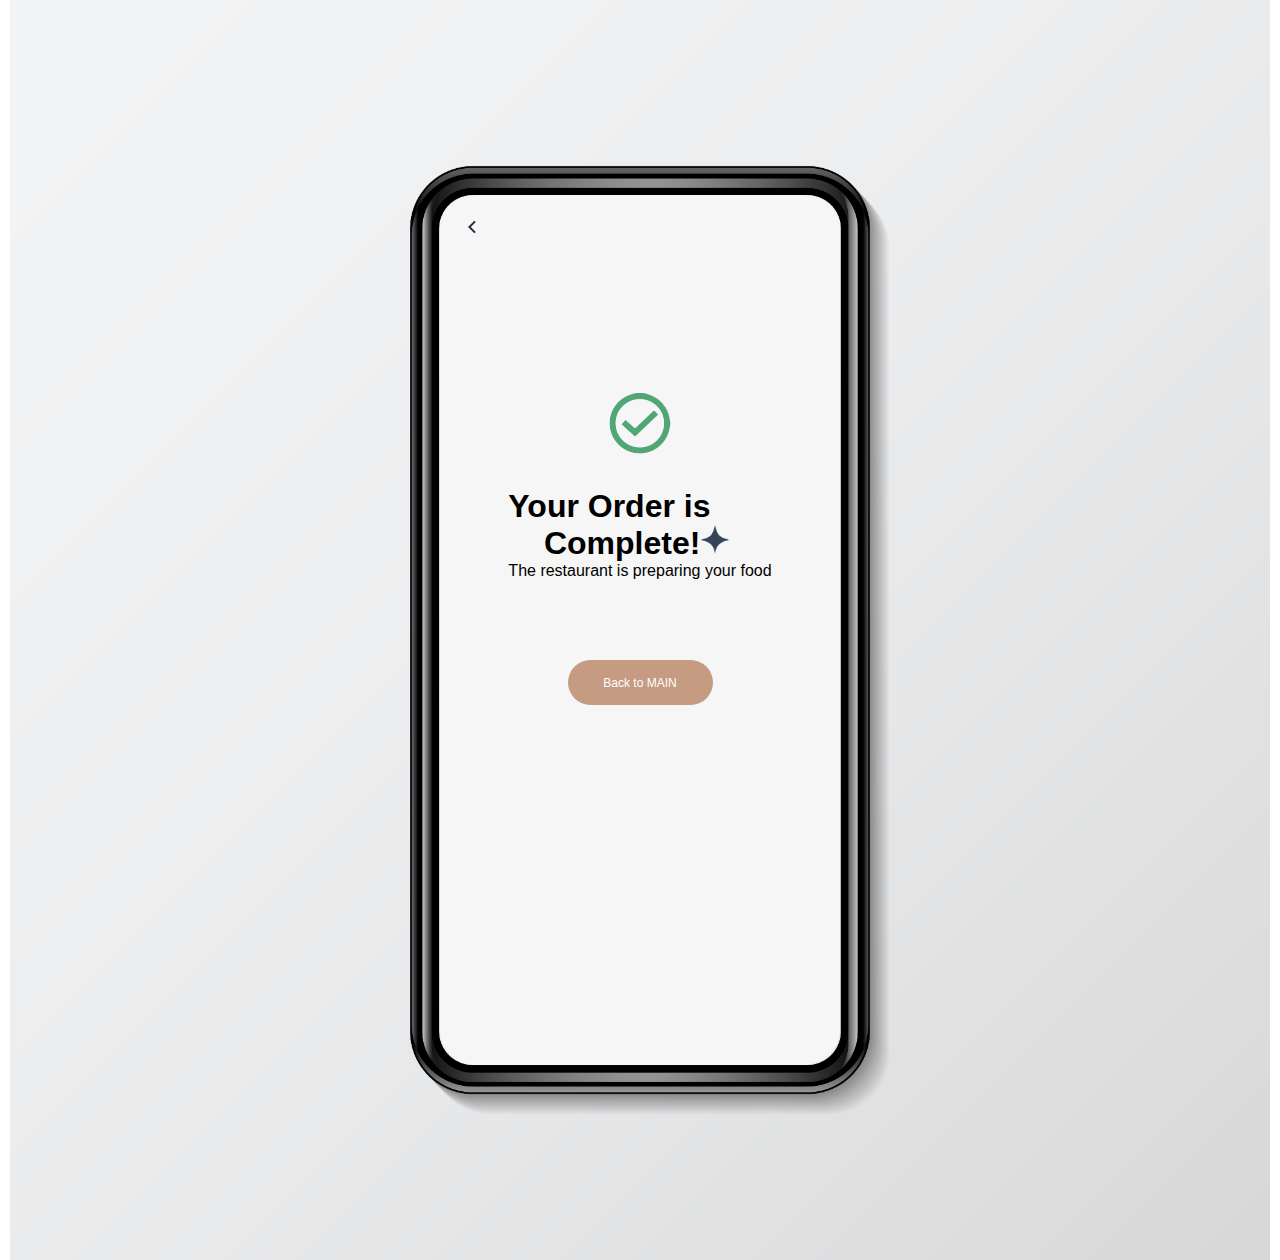
<file: foodbest/pages/buy.html>
<!DOCTYPE html>
<html lang="en" dir="ltr">

<head>
    <meta charset="utf-8">
    <title>Food Best</title>
    <link rel="stylesheet" href="../stylesheets/master.css">
</head>

<body>
    <div class="mockup-container">
        <img class="mockup" src="../assets/phone-mockup.jpg" alt="">
        <div class="container">
            <div class="home-top modal-back">
                <a href="./restaurants6.html"><img class="back-arrow" src="../assets/back-arrow.svg" alt="" /></a>
            </div>

            <div class="completed">
                <div class="completed-mark">
                    <img src="../assets/completed-mark.png" alt="" />
                </div>
                <div class="completed-text">
                    <h1>Your Order is<br>&nbsp;&nbsp;&nbsp;&nbsp;Complete!<img src="../assets/completed-text-mark.png" alt="" width="30px" />
                    </h1>
                    <p>The restaurant is preparing your food</p>
                </div>

                <div class="completed-back">
                    <a href="../index.html">Back to MAIN</a>
                </div>
            </div>
        </div>
    </div>
</body>

</html>
</file>
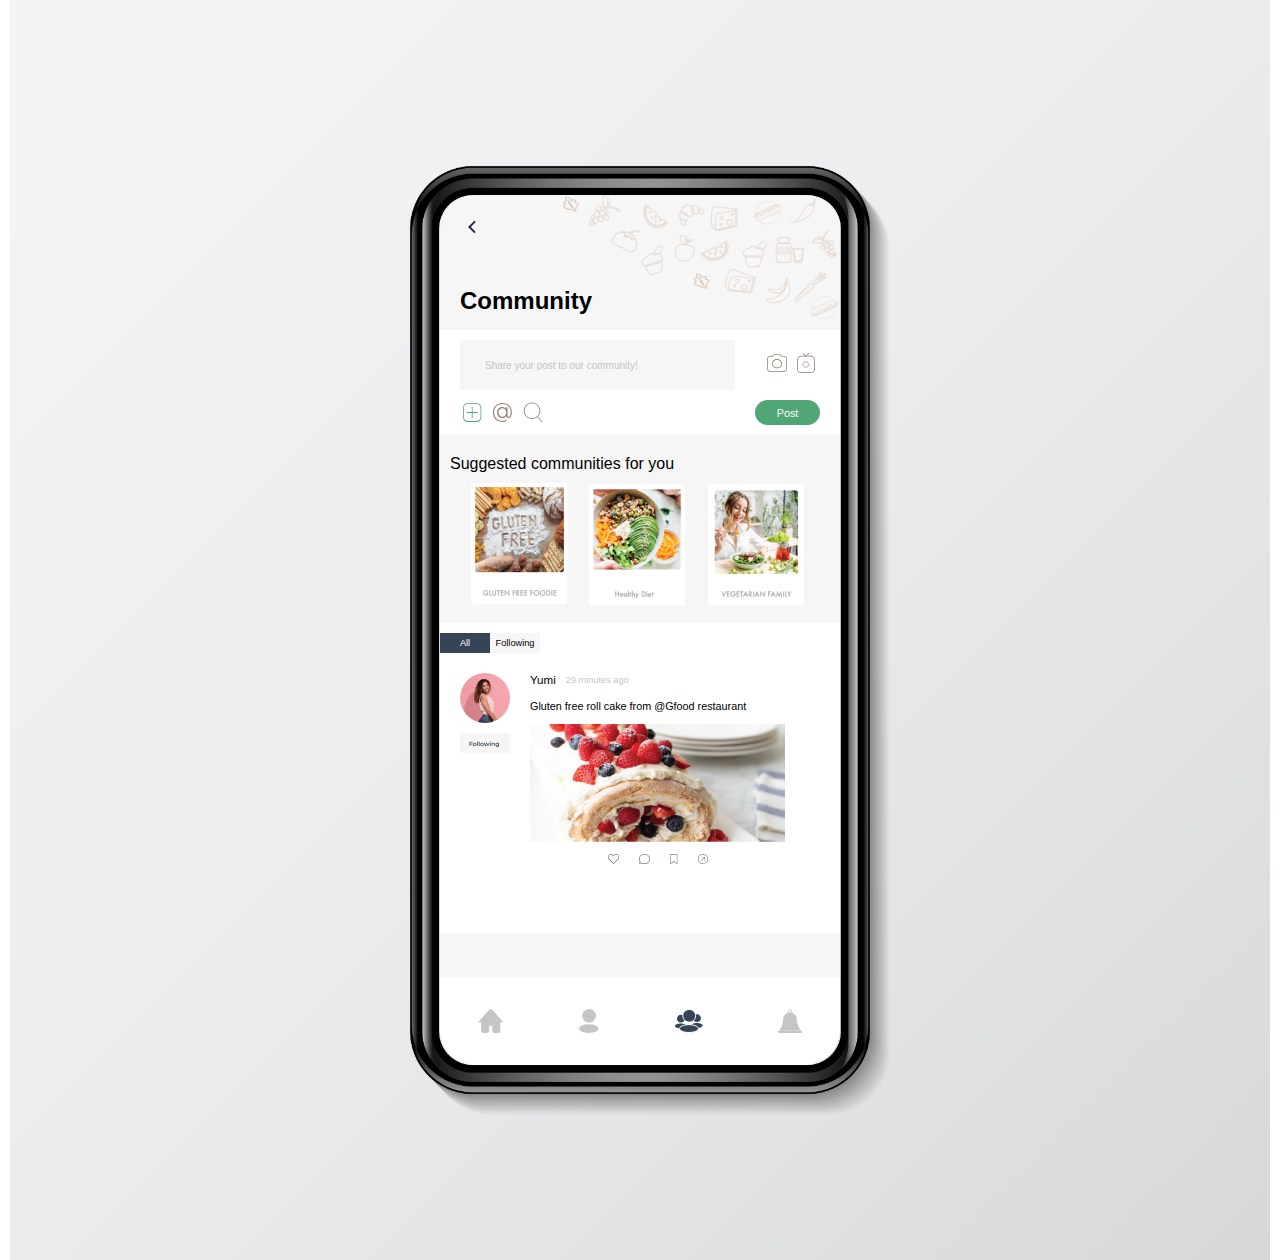
<file: foodbest/pages/community.html>
<!DOCTYPE html>
<html lang="en" dir="ltr">
    <head>
        <meta charset="utf-8">
        <title>Food Best</title>
        <link rel="stylesheet" href="../stylesheets/master.css">
        <link rel="stylesheet" href="../stylesheets/community.css">
    </head>
    <body>
        <div class="mockup-container">
            <img class="mockup" src="../assets/phone-mockup.jpg" alt="">
            <div class="container">
                <div class="home-top">
                    <img class="home-image" src="../assets/home-top-svg.svg" alt=""/>
                    <a href="./home.html"><img class="back-arrow" src="../assets/back-arrow.svg" alt="" /></a>
                </div>
                <div class="page-section reduced-spacing ">
                    <h2>Community</h2>
                </div>
                <div class="page-section mg-bt-20">
                    <div class="banner">
                        <div class="row-container mg-left-standard mg-top-sm">
                            <div class="input-share">
                                Share your post to our community!
                            </div>

                            <div class="vertical-center mg-left-lg">
                                <img src="../assets/cameras.svg" alt=""/>
                            </div>
                        </div>
                        <div class="row-container space-between mg-top-sm">
                            <div class="row-container mg-left-standard icon-group">
                                <img src="../assets/icon-group-plus.svg" alt=""/>
                                <img src="../assets/icon-group-at.svg" alt=""/>
                                <img src="../assets/icon-group-magnifying-glass.svg" alt=""/>
                            </div>
                            <div onclick="window.location.href='./community1.html'" class="btn btn-green mg-right-standard">
                                Post
                            </div>
                        </div>
                    </div>
                </div>

                <div class="page-section mg-bt-20 mg-top-sm mg-left-standard">
                    <span>Suggested communities for you</span>
                    <div id="communities" class="row-container mg-left-standard mg-top-sm">
                        <img src="../assets/communities.png" alt="">
                    </div>
                </div>

                <div class="community-post">
                    <div class="column-container  mg-top-sm">
                        <div class="row-container">
                            <div class="tab tab-selected">
                                All
                            </div>
                            <div class="tab">
                                Following
                            </div>
                        </div>
                        <div class="scrollable-reviews">
                            <div class="row-container">
                                <div class="column-container community-post-left mg-top-md mg-left-standard">
                                    <img src="../assets/community-post-1.png" alt="">
                                </div>
                                <div class="column-container mg-left-standard mg-top-md mg-left-standard">
                                    <div class="row-container">
                                        <span class="community-post-profile-name" >Yumi</span>
                                        <span class="post-time mg-left-sm vertical-center">29 minutes ago</span>
                                    </div>
                                    <div class="mg-top-sm">
                                        <span class="post-comment">Gluten free roll cake from @Gfood restaurant</span>
                                    </div>

                                    <div class="post-img mg-top-sm">
                                        <img src="../assets/roll-cake.png" alt="">
                                    </div>
                                    <div class="row-container justify-center mg-top-sm">
                                        <img src="../assets/icon-group-post.svg" alt="">
                                    </div>
                                </div>
                            </div>
                        </div>

                    </div>
                </div>
                <div class="nav">
                    <div onclick="window.location.href='./home.html'">
                        <img src="../assets/icon-home.svg" alt="">
                    </div>
                    <div onclick="window.location.href='./profile.html'">
                        <img src="../assets/profile.svg" alt="">
                    </div>
                    <div onclick="window.location.href='./community.html'">
                        <img src="../assets/group-selected.svg" alt="">
                    </div>
                    <div>
                        <img src="../assets/notification.svg" alt="">
                    </div>
                </div>
            </div>
        </div>
    </body>
</html>
</file>
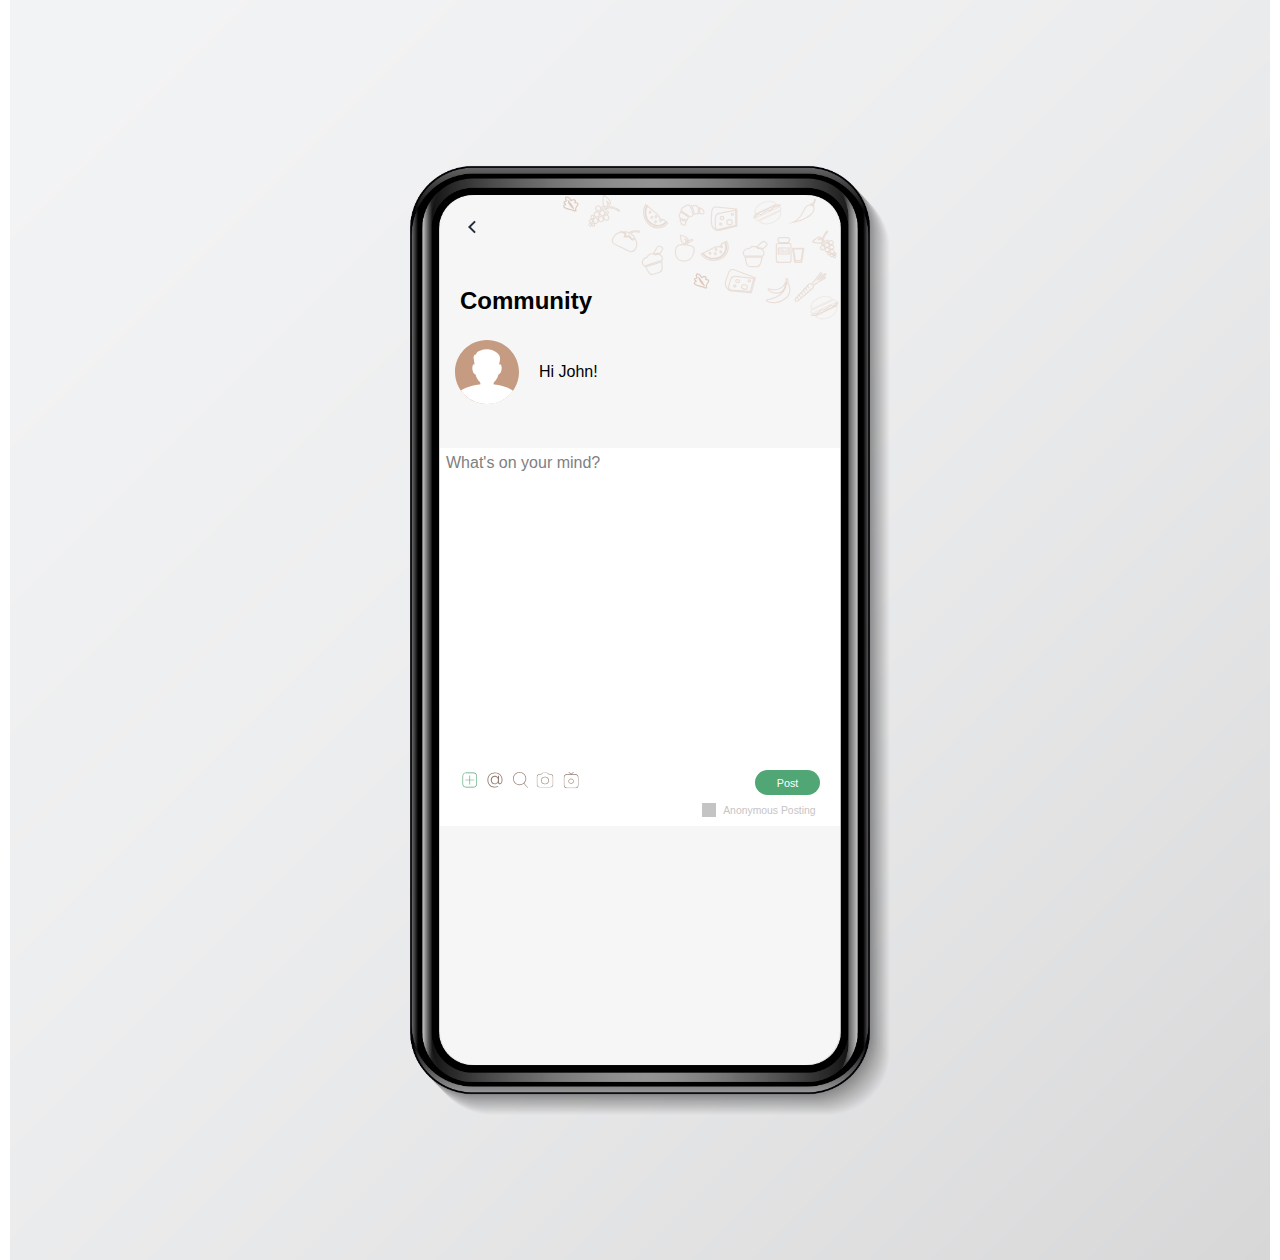
<file: foodbest/pages/community1.html>
<!DOCTYPE html>
<html lang="en" dir="ltr">
    <head>
        <meta charset="utf-8">
        <title>Food Best</title>
        <link rel="stylesheet" href="../stylesheets/master.css">
        <link rel="stylesheet" href="../stylesheets/community.css">
    </head>
    <body>
        <div class="mockup-container">
            <img class="mockup" src="../assets/phone-mockup.jpg" alt="">
            <div class="container">
                <div class="home-top">
                    <img class="home-image" src="../assets/home-top-svg.svg" alt=""/>
                    <a href="./community.html"><img class="back-arrow" src="../assets/back-arrow.svg" alt="" /></a>
                </div>
                <div class="page-section reduced-spacing ">
                    <h2>Community</h2>
                </div>
                <div class="row-container mg-left-lg mg-top-sm">
                    <img src="../assets/avatar-john.svg" alt="">
                    <span class="vertical-center mg-left-standard">Hi John!</span>
                </div>
                <div class="column-container community-post">
                    <div class="post-area"
                      contenteditable
                      placeholder="What's on your mind?"
                      oninput="if(this.innerHTML.trim()==='<br>')this.innerHTML=''"
                    ></div>
                    <div class="column-container">
                        <div class="row-container space-between mg-top-sm">
                            <div class="mg-left-standard">
                                <img src="../assets/icon-group-post-all.svg" alt="">
                            </div>
                            <div onclick="window.location.href='./community4.html'" class="btn btn-green mg-right-standard">
                                Post
                            </div>
                        </div>
                        <div class="align-flex-end font-color-gray font-size-sm mg-right-standard mg-top-sm">
                            <div id="anon-tick" class="row-container space-around vertical-center options">
                                <input type="checkbox" name="" value="">
                                <span>Anonymous Posting</span>
                            </div>
                        </div>
                    </div>
                </div>
            </div>
        </div>
    </body>
</html>
</file>
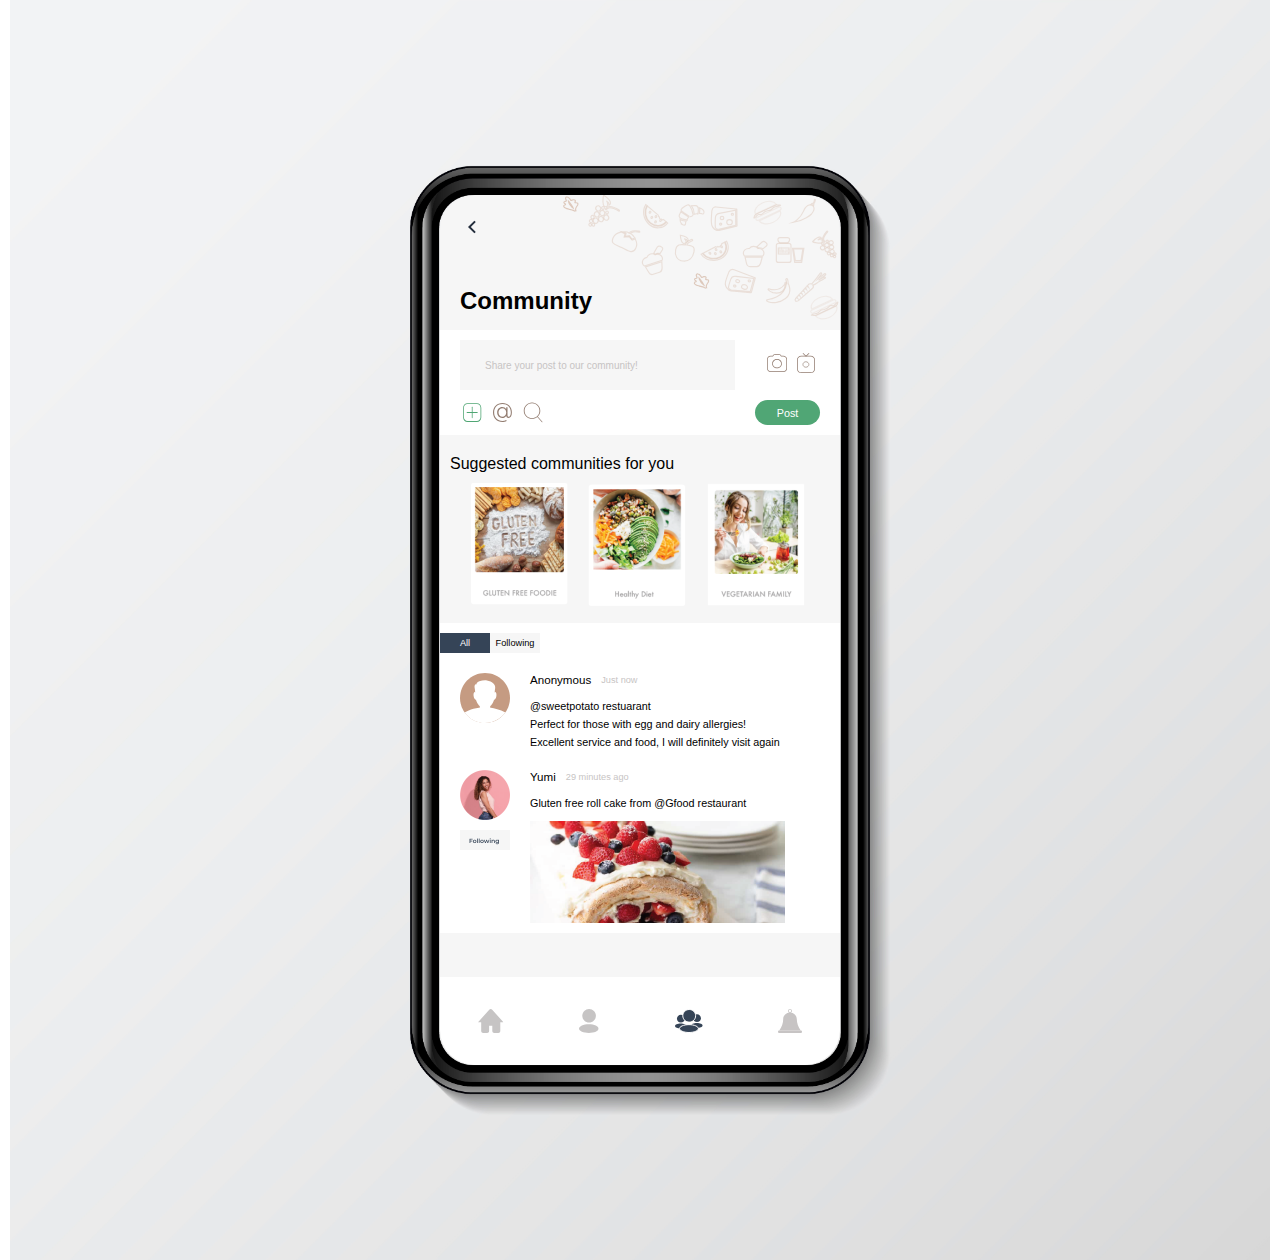
<file: foodbest/pages/community4.html>
<!DOCTYPE html>
<html lang="en" dir="ltr">
    <head>
        <meta charset="utf-8">
        <title>Food Best</title>
        <link rel="stylesheet" href="../stylesheets/master.css">
        <link rel="stylesheet" href="../stylesheets/community.css">
    </head>
    <body>
        <div class="mockup-container">
            <img class="mockup" src="../assets/phone-mockup.jpg" alt="">
            <div class="container">
                <div class="home-top">
                    <img class="home-image" src="../assets/home-top-svg.svg" alt=""/>
                    <a href="./home.html"><img class="back-arrow" src="../assets/back-arrow.svg" alt="" /></a>
                </div>
                <div class="page-section reduced-spacing ">
                    <h2>Community</h2>
                </div>
                <div class="page-section mg-bt-20">
                    <div class="banner">
                        <div class="row-container mg-left-standard mg-top-sm">
                            <div class="input-share">
                                Share your post to our community!
                            </div>

                            <div class="vertical-center mg-left-lg">
                                <img src="../assets/cameras.svg" alt=""/>
                            </div>
                        </div>
                        <div class="row-container space-between mg-top-sm">
                            <div class="row-container mg-left-standard icon-group">
                                <img src="../assets/icon-group-plus.svg" alt=""/>
                                <img src="../assets/icon-group-at.svg" alt=""/>
                                <img src="../assets/icon-group-magnifying-glass.svg" alt=""/>
                            </div>
                            <div class="btn btn-green mg-right-standard">
                                Post
                            </div>
                        </div>
                    </div>
                </div>

                <div class="page-section mg-bt-20 mg-top-sm mg-left-standard">
                    <span>Suggested communities for you</span>
                    <div id="communities" class="row-container mg-left-standard mg-top-sm">
                        <img src="../assets/communities.png" alt="">
                    </div>
                </div>

                <div class="community-post">
                    <div class="column-container  mg-top-sm">
                        <div class="row-container">
                            <div class="tab tab-selected">
                                All
                            </div>
                            <div class="tab">
                                Following
                            </div>
                        </div>
                        <div class="scrollable-reviews">
                            <div class="row-container">
                                <div class="column-container community-post-left-you mg-top-md mg-left-standard">
                                    <img src="../assets/avatar-john.svg" alt="">
                                </div>
                                <div class="column-container mg-left-standard mg-top-md mg-left-standard">
                                    <div class="row-container">
                                        <span class="community-post-profile-name" >Anonymous</span>
                                        <span class="post-time mg-left-sm vertical-center">Just now</span>
                                    </div>
                                    <div class="mg-top-sm">
                                        <span class="post-comment">
                                            @sweetpotato restuarant <br/>
                                            Perfect for those with egg and dairy allergies! <br/>
                                            Excellent service and food, I will definitely visit again
                                        </span>
                                    </div>
                                </div>
                            </div>
                            <div class="row-container">
                                <div class="column-container community-post-left mg-top-md mg-left-standard">
                                    <img src="../assets/community-post-1.png" alt="">
                                </div>
                                <div class="column-container mg-left-standard mg-top-md mg-left-standard">
                                    <div class="row-container">
                                        <span class="community-post-profile-name" >Yumi</span>
                                        <span class="post-time mg-left-sm vertical-center">29 minutes ago</span>
                                    </div>
                                    <div class="mg-top-sm">
                                        <span class="post-comment">Gluten free roll cake from @Gfood restaurant</span>
                                    </div>

                                    <div class="post-img mg-top-sm">
                                        <img src="../assets/roll-cake.png" alt="">
                                    </div>
                                    <div class="row-container justify-center mg-top-sm">
                                        <img src="../assets/icon-group-post.svg" alt="">
                                    </div>
                                </div>
                            </div>
                        </div>

                    </div>
                </div>
                <div class="nav">
                    <div onclick="window.location.href='./home.html'">
                        <img src="../assets/icon-home.svg" alt="">
                    </div>
                    <div onclick="window.location.href='./profile.html'">
                        <img src="../assets/profile.svg" alt="">
                    </div>
                    <div onclick="window.location.href='./community4.html'">
                        <img src="../assets/group-selected.svg" alt="">
                    </div>
                    <div>
                        <img src="../assets/notification.svg" alt="">
                    </div>
                </div>
            </div>
        </div>
    </body>
</html>
</file>
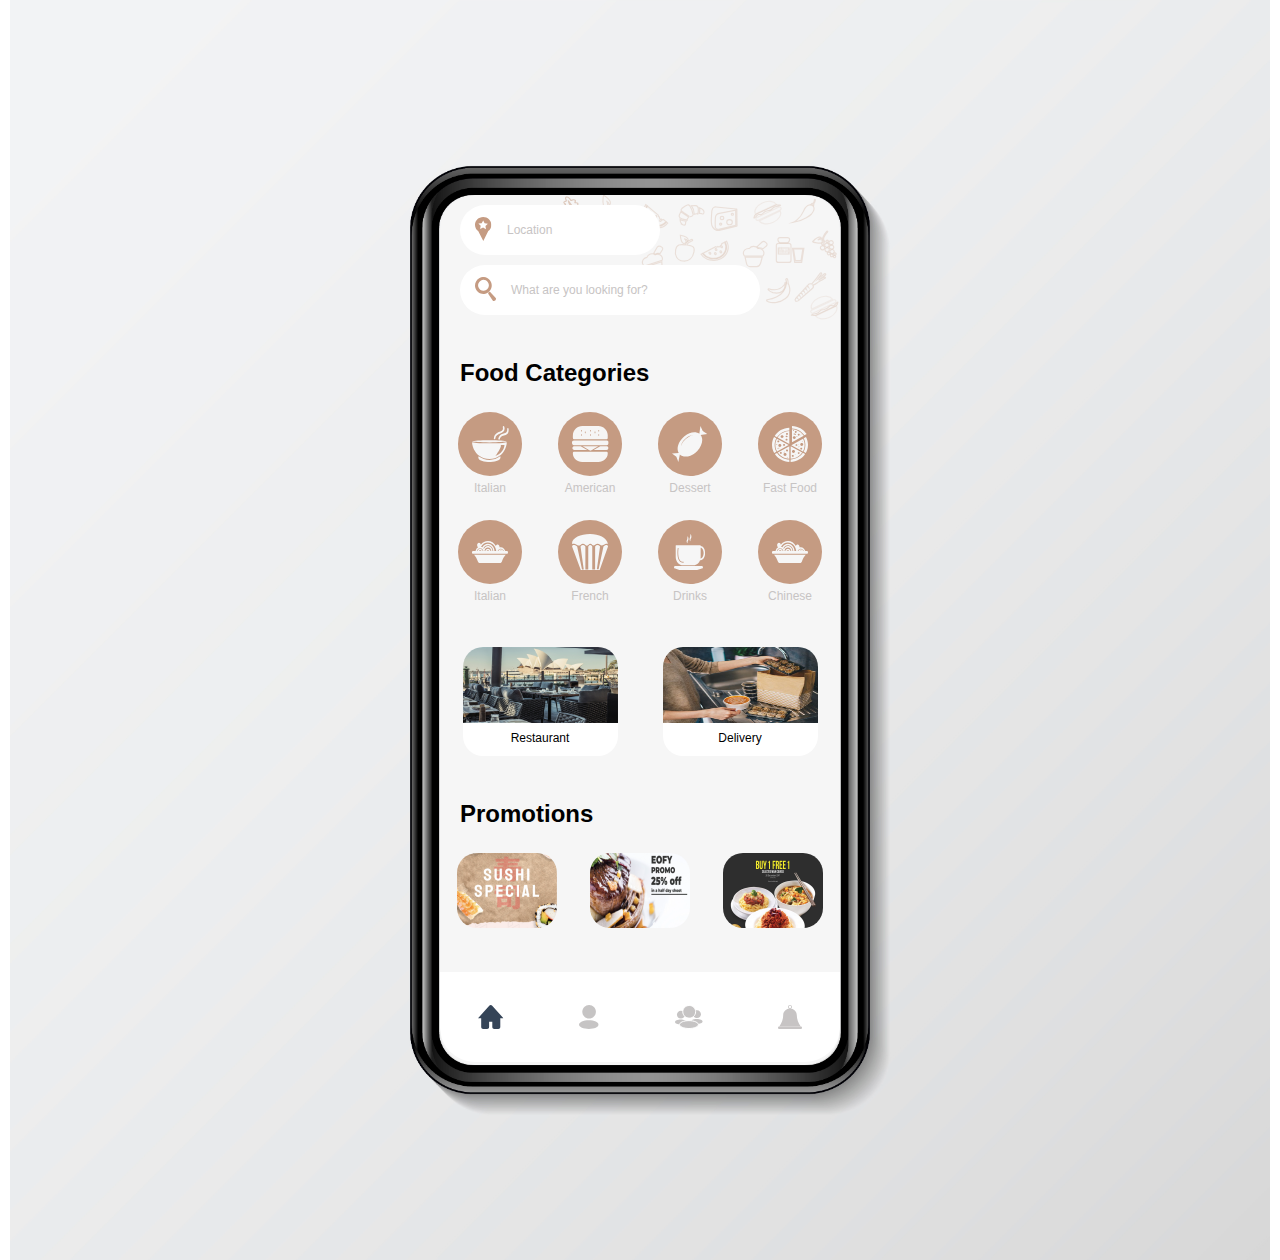
<file: foodbest/pages/home.html>
<!DOCTYPE html>
<html lang="en" dir="ltr">
    <head>
        <meta charset="utf-8">
        <title>Food Best</title>
        <link rel="stylesheet" href="../stylesheets/master.css">
    </head>
    <body>
        <div class="mockup-container">
            <img class="mockup" src="../assets/phone-mockup.jpg" alt="">
            <div class="container">
                <div class="home-top">
                    <img class="home-image" src="../assets/home-top-svg.svg" alt=""/>
                    <div class="search">
                        <span><img src="../assets/location-pin.svg" alt=""/></span>
                        <span>Location</span>
                    </div>

                    <div class="search">
                        <span><img src="../assets/magnifying.svg" alt=""/></span>
                        <span>What are you looking for?</span>
                    </div>

                </div>
                <div class="page-section">
                    <h2>Food Categories</h2>
                    <div class="categories">
                        <div >
                            <div><img src="../assets/italian.svg" alt=""></div>
                            <div>Italian</div>
                        </div>
                        <div>
                            <div><img src="../assets/american.svg" alt=""></div>
                            <div>American</div>
                        </div>
                        <div>
                            <div><img src="../assets/dessert.svg" alt=""></div>
                            <div>Dessert</div>
                        </div>
                        <div>
                            <div><img src="../assets/fast-food.svg" alt=""></div>
                            <div>Fast Food</div>
                        </div>
                    </div>
                    <div class="categories">
                        <div>
                            <div><img src="../assets/italian-2.svg" alt=""></div>
                            <div>Italian</div>
                        </div>
                        <div>
                            <div><img src="../assets/french.svg" alt=""></div>
                            <div>French</div>
                        </div>
                        <div>
                            <div><img src="../assets/drinks.svg" alt=""></div>
                            <div>Drinks</div>
                        </div>
                        <div>
                            <div><img src="../assets/chinese.svg" alt=""></div>
                            <div>Chinese</div>
                        </div>
                    </div>
                </div>
                <div class="type">
                    <div onclick="window.location.href = './restaurants.html';" class="cursor-link clickable">
                        <img onclick="window.location.href = './restaurants.html';" class="cursor-link" src="../assets/restaurant.png">
                        <div onclick="window.location.href = './restaurants.html';" class="cursor-link">
                            Restaurant
                        </div>
                    </div>
                    <div class="">
                        <img src="../assets/Delivery.jpg">
                        <div>
                            Delivery
                        </div>
                    </div>
                </div>
                <div class="page-section">
                    <h2 class="title-content-spacing">Promotions</h2>
                    <div class="horizontal-list">
                        <div class="">
                            <img src="../assets/sushi.png">
                        </div>
                        <div class="">
                            <img src="../assets/25off.png">
                        </div>
                        <div class="">
                            <img src="../assets/B1F1.png">
                        </div>
                    </div>
                </div>
                <div class="nav">
                    <div>
                        <img src="../assets/home.svg" alt="">
                    </div>
                    <div onclick="window.location.href='./profile.html'">
                        <img src="../assets/profile.svg" alt="">
                    </div>
                    <div onclick="window.location.href='./community.html'">
                        <img src="../assets/Group.svg" alt="">
                    </div>
                    <div>
                        <img src="../assets/notification.svg" alt="">
                    </div>
                </div>
            </div>
        </div>
    </body>
</html>
</file>
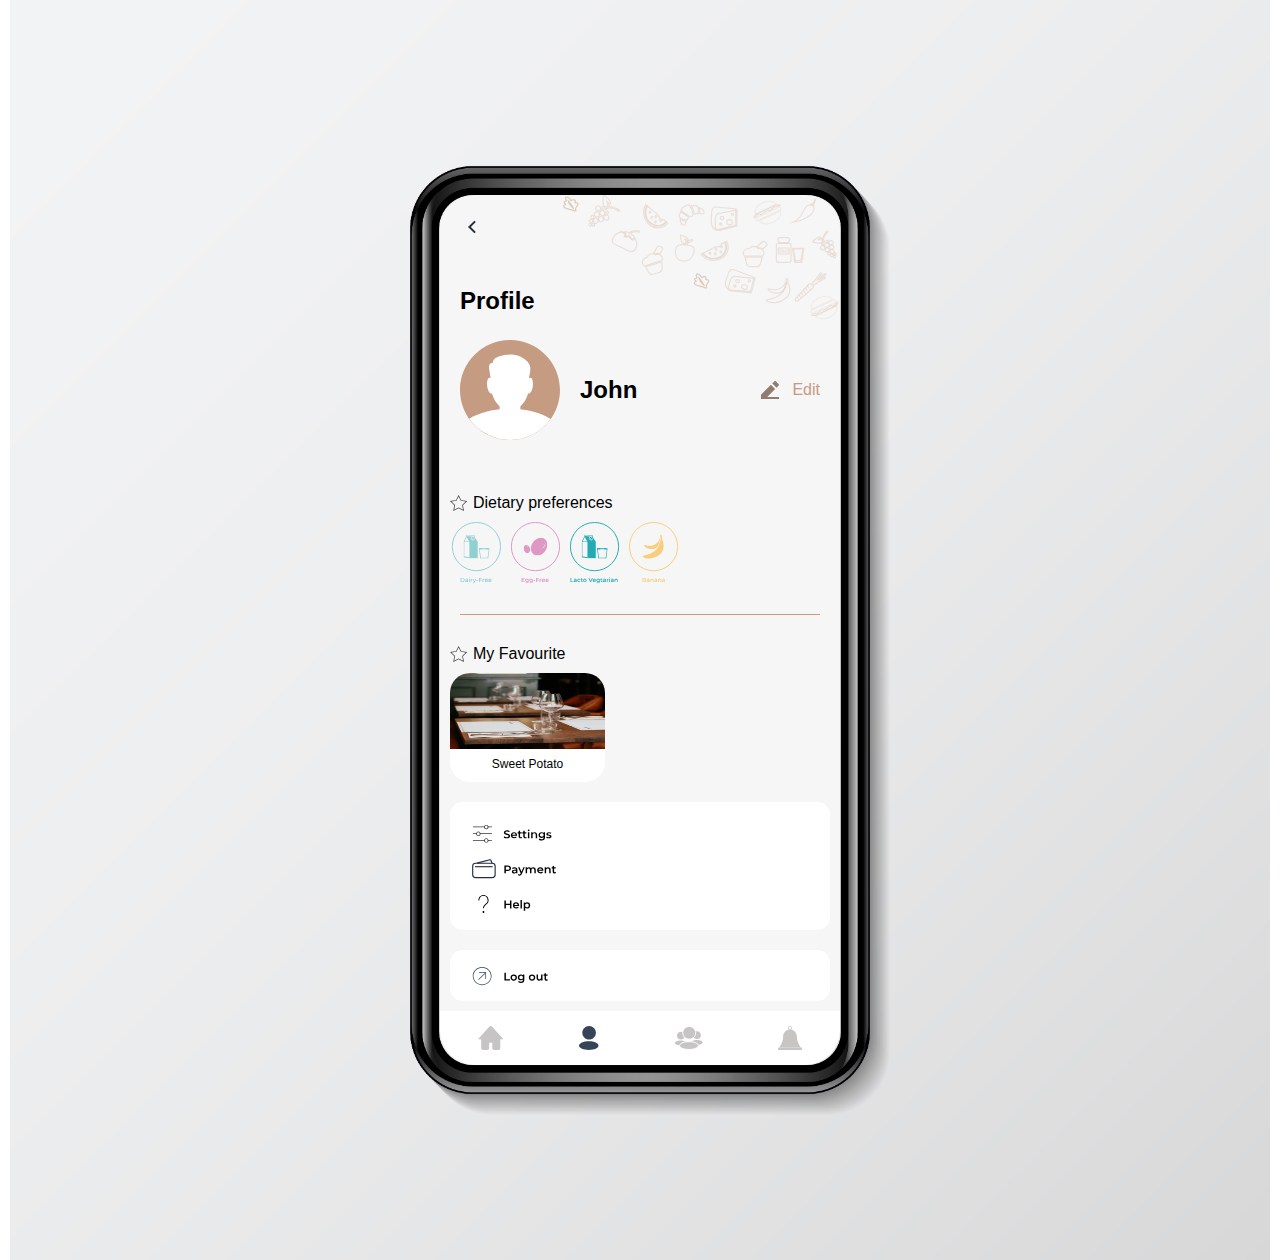
<file: foodbest/pages/profile.html>
<!DOCTYPE html>
<html lang="en" dir="ltr">
    <head>
        <meta charset="utf-8">
        <title>Food Best</title>
        <link rel="stylesheet" href="../stylesheets/master.css">
        <link rel="stylesheet" href="../stylesheets/community.css">
    </head>
    <body>
        <div class="mockup-container">
            <img class="mockup" src="../assets/phone-mockup.jpg" alt="">
            <div class="container">
                <div class="home-top">
                    <img class="home-image" src="../assets/home-top-svg.svg" alt=""/>
                    <a href="./home.html"><img class="back-arrow" src="../assets/back-arrow.svg" alt="" /></a>
                </div>
                <div class="page-section reduced-spacing ">
                    <h2>Profile</h2>
                </div>
                <div class="row-container space-between pd-left-standard pd-right-standard mg-top-sm">
                    <div class="row-container mg-left-standard">
                        <img id="profile-avatar" src="../assets/avatar-john.svg" alt="">
                        <h2 class="vertical-center mg-left-standard">John</h2>
                    </div>
                    <div class="row-container vertical-center align-items-center mg-right-standard">
                        <img src="../assets/pen.svg" alt="">
                        <span class="font-color-brown mg-left-sm">Edit</span>
                    </div>
                </div>
                <div class="page-section mg-bt-20 mg-top-sm mg-left-standard">
                    <div class="row-container">
                        <img class="" src="../assets/diet-star.svg" alt="">
                        <span class="mg-left-xs">Dietary preferences</span>
                    </div>
                    <div id="dietary-pref" class="row-container mg-top-sm">
                        <img src="../assets/dietary-pref.svg" alt="">
                    </div>
                </div>
                <div class="custom-divider mg-top-md"></div>
                <div class="page-section mg-bt-20 mg-top-sm mg-left-standard">
                    <div class="row-container">
                        <img class="" src="../assets/diet-star.svg" alt="">
                        <span class="mg-left-xs">My Favourite</span>
                    </div>
                    <div class="type no-padding justify-start mg-top-sm">
                        <div onclick="window.location.href='./restaurants4.html'" class="cursor-link clickable">
                            <img class="cursor-link" src="../assets/sweet-potato.png">
                            <div class="cursor-link">
                                Sweet Potato
                            </div>
                        </div>
                    </div>
                </div>
                <div class="row-container justify-center mg-bt-sm mg-top-sm">
                    <img class="menu-group" src="../assets/menu-group.svg" alt="">
                </div>
                <div class="row-container justify-center mg-bt-sm mg-top-sm">
                    <img class="menu-group" src="../assets/logout.svg" alt="">
                </div>
                <div class="nav">
                    <div onclick="window.location.href='./home.html'">
                        <img src="../assets/icon-home.svg" alt="">
                    </div>
                    <div>
                        <img src="../assets/profile-selected.svg" alt="">
                    </div>
                    <div onclick="window.location.href='./community.html'">
                        <img src="../assets/Group.svg" alt="">
                    </div>
                    <div>
                        <img src="../assets/notification.svg" alt="">
                    </div>
                </div>
            </div>
        </div>
    </body>
</html>
</file>
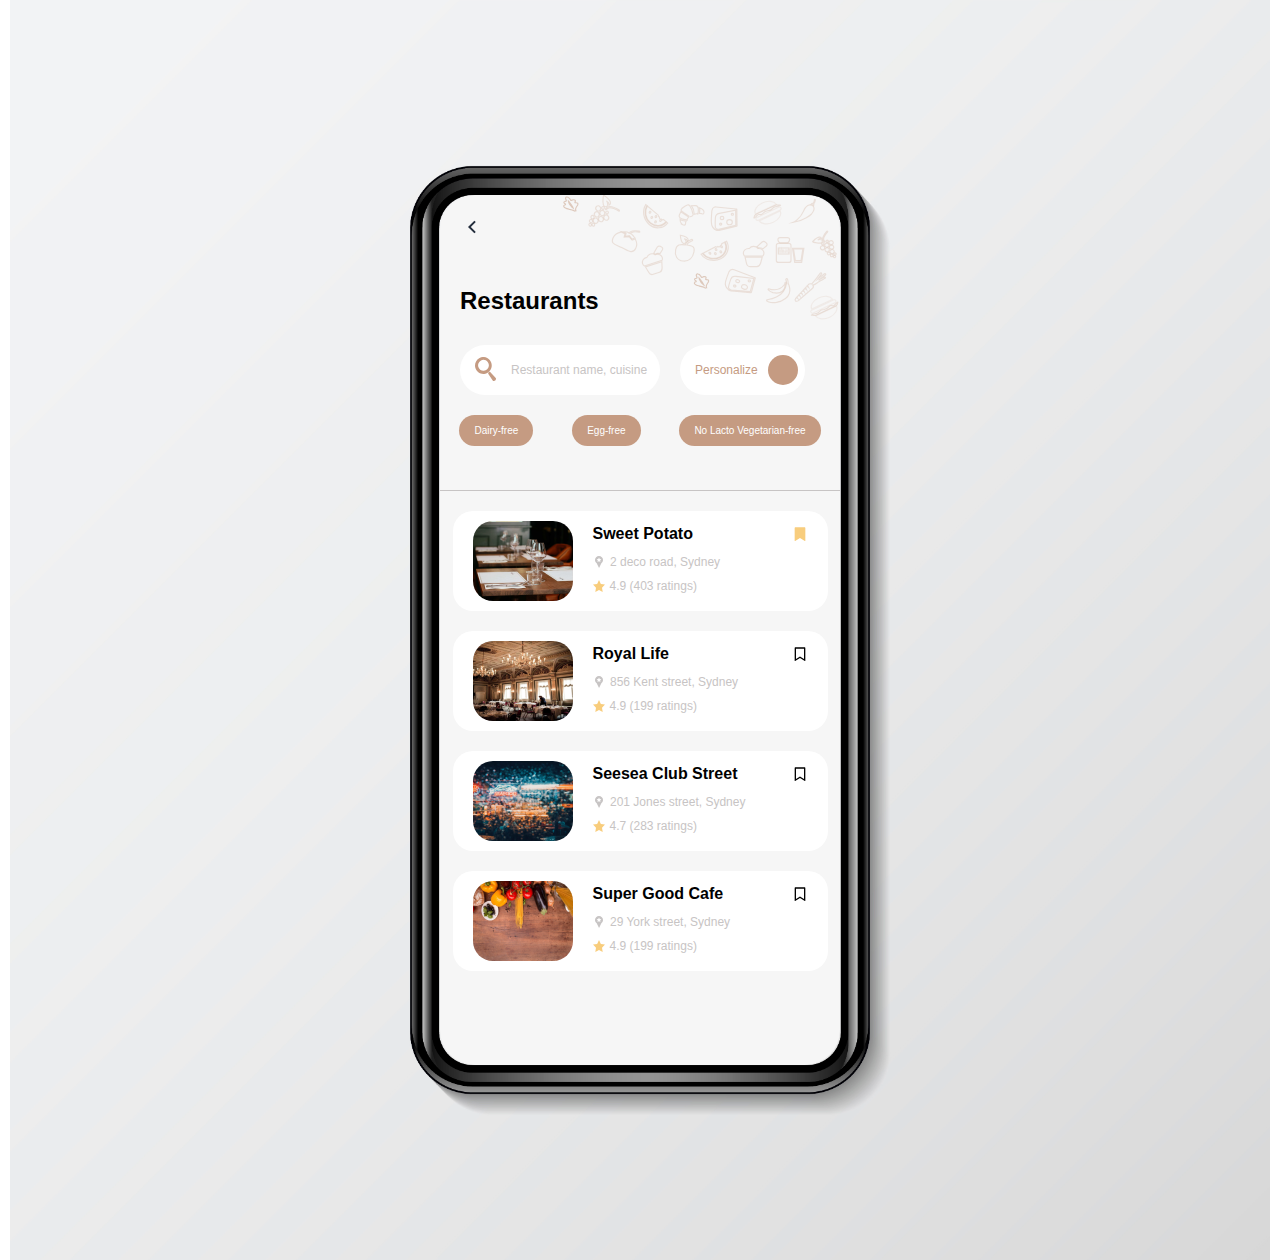
<file: foodbest/pages/restaurants.html>
<!DOCTYPE html>
<html lang="en" dir="ltr">
    <head>
        <meta charset="utf-8">
        <title>Food Best</title>
        <link rel="stylesheet" href="../stylesheets/master.css">
    </head>
    <body>
        <div class="mockup-container">
            <img class="mockup" src="../assets/phone-mockup.jpg" alt="">
            <div class="container">
                <div class="home-top">
                    <img class="home-image" src="../assets/home-top-svg.svg" alt=""/>
                    <a href="./home.html"><img class="back-arrow" src="../assets/back-arrow.svg" alt="" /></a>
                </div>
                <div class="page-section reduced-spacing">
                    <h2>Restaurants</h2>
                    <div class="restaurant-search">
                        <div class="search">
                            <span><img src="../assets/magnifying.svg" alt=""/></span>
                            <span>Restaurant name, cuisine</span>
                        </div>
                        <div onclick="window.location.href='./restaurants2.html'" class="search">
                            <span class="filter">Personalize</span>
                            <span class="circle"></span>
                        </div>
                    </div>
                </div>
                <div class="tags">
                    <div>Dairy-free</div>
                    <div>Egg-free</div>
                    <div>No Lacto Vegetarian-free</div>
                </div>

                <div class="vertical-list">
                    <div class="clickable" onclick="window.location.href='./restaurants4.html'">
                        <div class="inner-container">
                            <div class="resto-img">
                                <img src="../assets/sweet-potato.png" alt="">
                            </div>
                            <div class="content">
                                <div class="header-with-title">
                                    <h4>Sweet Potato</h4>
                                    <img src="../assets/bookmark.svg" alt="">
                                </div>
                                <div class="resto-details">
                                    <div class="">
                                        <img src="../assets/location-pin-sm.svg" alt="">
                                        <span>2 deco road, Sydney</span>
                                    </div>
                                    <div class="">
                                        <img src="../assets/star.svg" alt="">
                                        <span>4.9 (403 ratings)</span>
                                    </div>
                                </div>
                            </div>
                        </div>
                    </div>
                    <div>
                        <div class="inner-container">
                            <div class="resto-img">
                                <img src="../assets/royal-life.png" alt="">
                            </div>
                            <div class="content">
                                <div class="header-with-title">
                                    <h4>Royal Life</h4>
                                    <img src="../assets/bookmark-2.svg" alt="">
                                </div>
                                <div class="resto-details">
                                    <div class="">
                                        <img src="../assets/location-pin-sm.svg" alt="">
                                        <span>856 Kent street, Sydney</span>
                                    </div>
                                    <div class="">
                                        <img src="../assets/star.svg" alt="">
                                        <span>4.9 (199 ratings)</span>
                                    </div>
                                </div>
                            </div>
                        </div>
                    </div>
                    <div>
                        <div class="inner-container">
                            <div class="resto-img">
                                <img src="../assets/seesea.png" alt="">
                            </div>
                            <div class="content">
                                <div class="header-with-title">
                                    <h4>Seesea Club Street</h4>
                                    <img src="../assets/bookmark-2.svg" alt="">
                                </div>
                                <div class="resto-details">
                                    <div class="">
                                        <img src="../assets/location-pin-sm.svg" alt="">
                                        <span>201 Jones street, Sydney</span>
                                    </div>
                                    <div class="">
                                        <img src="../assets/star.svg" alt="">
                                        <span>4.7 (283 ratings)</span>
                                    </div>
                                </div>
                            </div>
                        </div>
                    </div>
                    <div>
                        <div class="inner-container">
                            <div class="resto-img">
                                <img src="../assets/sesame.png" alt="">
                            </div>
                            <div class="content">
                                <div class="header-with-title">
                                    <h4>Super Good Cafe</h4>
                                    <img src="../assets/bookmark-2.svg" alt="">
                                </div>
                                <div class="resto-details">
                                    <div class="">
                                        <img src="../assets/location-pin-sm.svg" alt="">
                                        <span>29 York street, Sydney</span>
                                    </div>
                                    <div class="">
                                        <img src="../assets/star.svg" alt="">
                                        <span>4.9 (199 ratings)</span>
                                    </div>
                                </div>
                            </div>
                        </div>
                    </div>
                </div>
            </div>
        </div>
    </body>
</html>
</file>
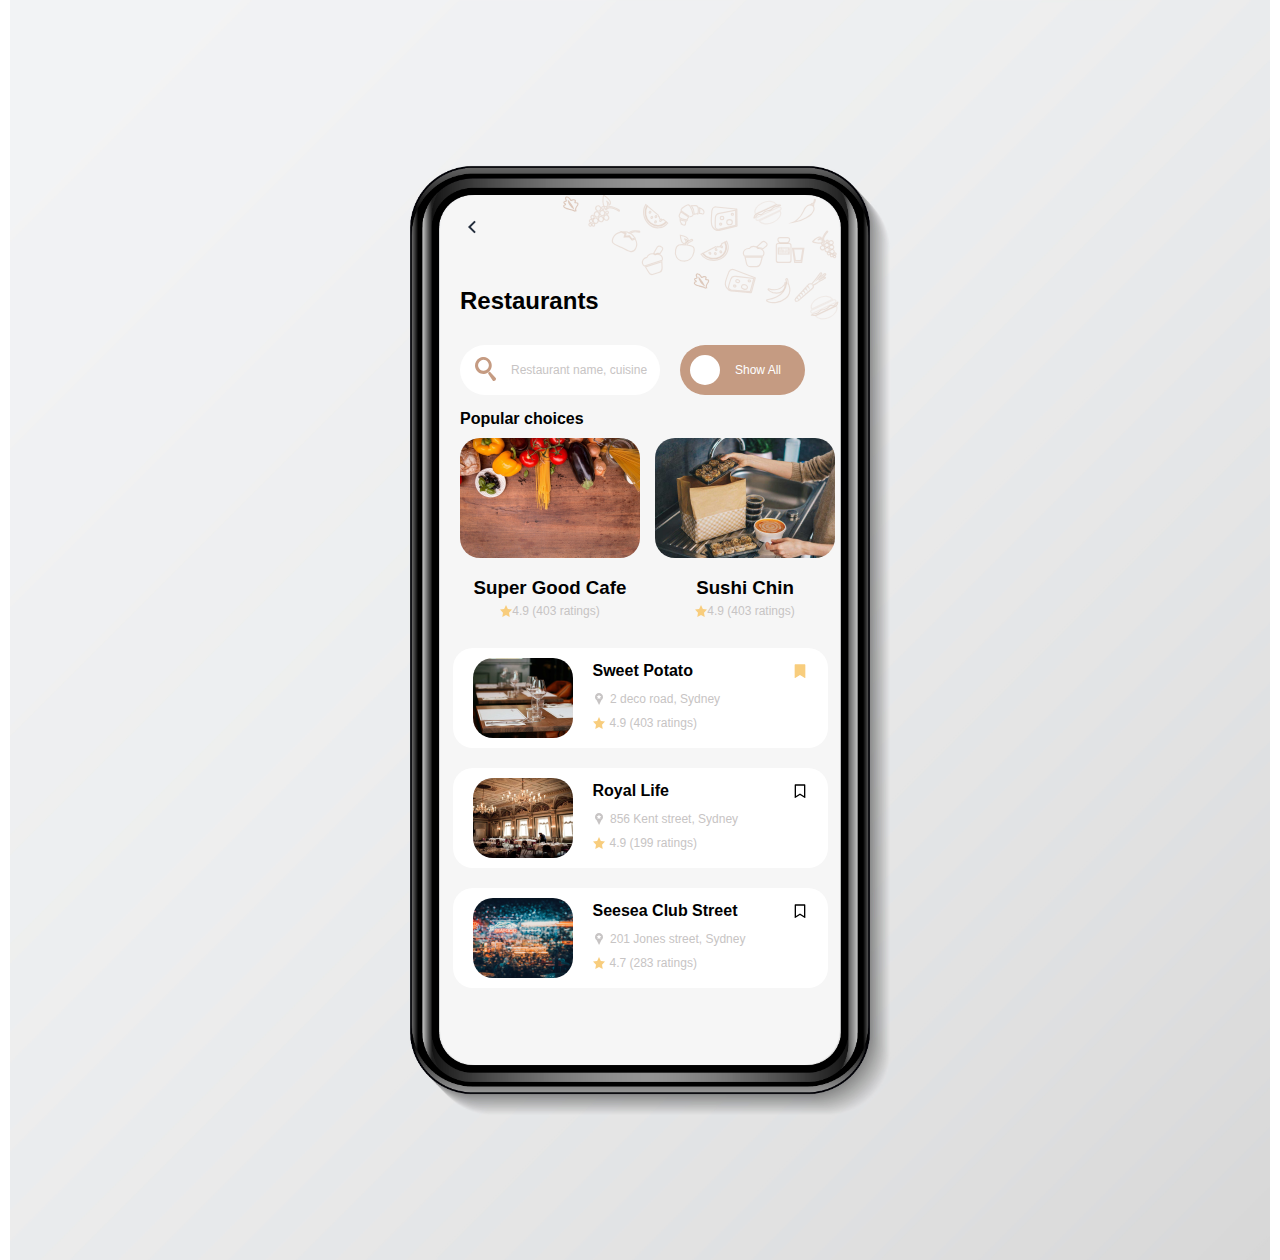
<file: foodbest/pages/restaurants2.html>
<!DOCTYPE html>
<html lang="en" dir="ltr">
    <head>
        <meta charset="utf-8">
        <title>Food Best</title>
        <link rel="stylesheet" href="../stylesheets/master.css">
    </head>
    <body>
        <div class="mockup-container">
            <img class="mockup" src="../assets/phone-mockup.jpg" alt="">
            <div class="container">
                <div class="home-top">
                    <img class="home-image" src="../assets/home-top-svg.svg" alt=""/>
                    <a href="./home.html"><img class="back-arrow" src="../assets/back-arrow.svg" alt="" /></a>
                </div>
                <div class="page-section reduced-spacing ">
                    <h2>Restaurants</h2>
                    <div class="restaurant-search">
                        <div class="search">
                            <span><img src="../assets/magnifying.svg" alt=""/></span>
                            <span>Restaurant name, cuisine</span>
                        </div>
                        <div id="showAll" onclick="window.location.href='./restaurants.html'" class="search">
                            <span class="circle"></span>
                            <span class="filter">Show All</span>
                        </div>
                    </div>
                </div>
                <div class="page-section mg-bt-20">
                    <h4> Popular choices</h4>
                    <div class="horizontal-list-big">
                        <div class="lg-restaurant-container">
                            <div class="lg-restaurant-solo">
                                <img src="../assets/super-good-hr.png" alt="">
                            </div>
                            <div class="centered-details-container">
                                <h3>Super Good Cafe</h3>
                                <div class="lg-rating-container">
                                    <img src="../assets/star.svg" alt="">
                                    <span>4.9 (403 ratings)</span>
                                </div>
                            </div>
                        </div>
                        <div class="lg-restaurant-container">
                            <div class="lg-restaurant-solo">
                                <img src="../assets/sushi-chin.png" alt="">
                            </div>
                            <div class="centered-details-container">
                                <h3>Sushi Chin</h3>
                                <div class="lg-rating-container">
                                    <img src="../assets/star.svg" alt="">
                                    <span>4.9 (403 ratings)</span>
                                </div>
                            </div>
                        </div>
                    </div>
                </div>

                <div class="vertical-list">
                    <div class="clickable" onclick="window.location.href='./restaurants4.html'">
                        <div class="inner-container">
                            <div class="resto-img">
                                <img src="../assets/sweet-potato.png" alt="">
                            </div>
                            <div class="content">
                                <div class="header-with-title">
                                    <h4>Sweet Potato</h4>
                                    <img src="../assets/bookmark.svg" alt="">
                                </div>
                                <div class="resto-details">
                                    <div class="">
                                        <img src="../assets/location-pin-sm.svg" alt="">
                                        <span>2 deco road, Sydney</span>
                                    </div>
                                    <div class="">
                                        <img src="../assets/star.svg" alt="">
                                        <span>4.9 (403 ratings)</span>
                                    </div>
                                </div>
                            </div>
                        </div>
                    </div>
                    <div>
                        <div class="inner-container">
                            <div class="resto-img">
                                <img src="../assets/royal-life.png" alt="">
                            </div>
                            <div class="content">
                                <div class="header-with-title">
                                    <h4>Royal Life</h4>
                                    <img src="../assets/bookmark-2.svg" alt="">
                                </div>
                                <div class="resto-details">
                                    <div class="">
                                        <img src="../assets/location-pin-sm.svg" alt="">
                                        <span>856 Kent street, Sydney</span>
                                    </div>
                                    <div class="">
                                        <img src="../assets/star.svg" alt="">
                                        <span>4.9 (199 ratings)</span>
                                    </div>
                                </div>
                            </div>
                        </div>
                    </div>
                    <div>
                        <div class="inner-container">
                            <div class="resto-img">
                                <img src="../assets/seesea.png" alt="">
                            </div>
                            <div class="content">
                                <div class="header-with-title">
                                    <h4>Seesea Club Street</h4>
                                    <img src="../assets/bookmark-2.svg" alt="">
                                </div>
                                <div class="resto-details">
                                    <div class="">
                                        <img src="../assets/location-pin-sm.svg" alt="">
                                        <span>201 Jones street, Sydney</span>
                                    </div>
                                    <div class="">
                                        <img src="../assets/star.svg" alt="">
                                        <span>4.7 (283 ratings)</span>
                                    </div>
                                </div>
                            </div>
                        </div>
                    </div>
                </div>
            </div>
        </div>
    </body>
</html>
</file>
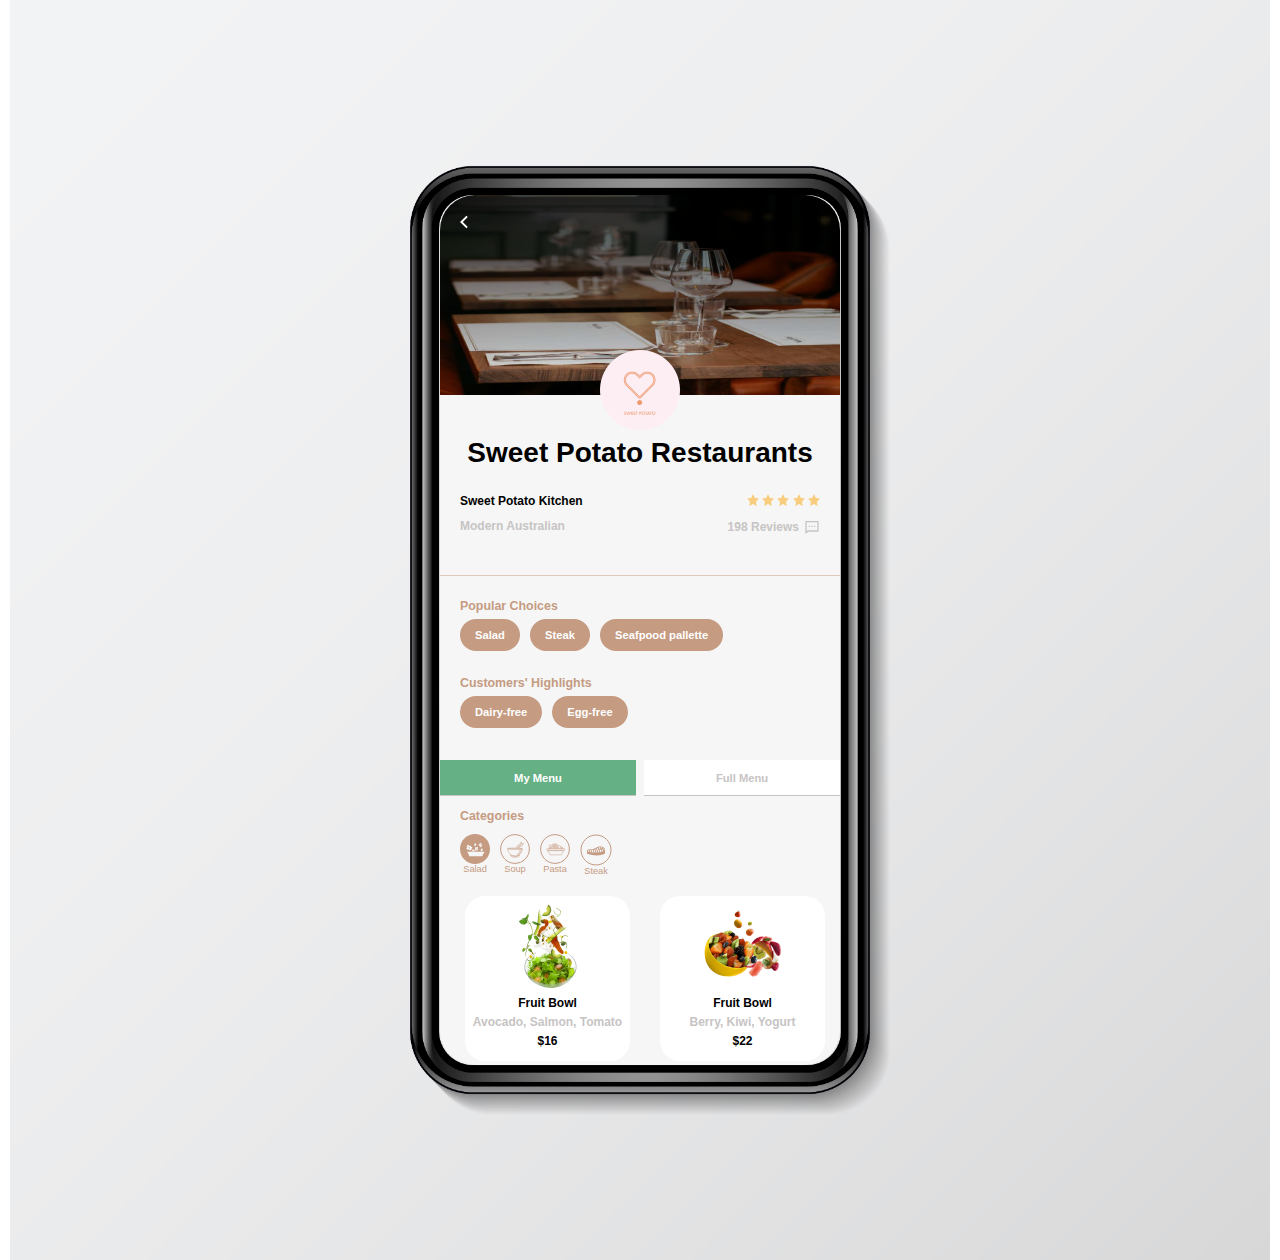
<file: foodbest/pages/restaurants4.html>
<!DOCTYPE html>
<html lang="en" dir="ltr">
    <head>
        <meta charset="utf-8">
        <title>Food Best</title>
        <link rel="stylesheet" href="../stylesheets/master.css">
    </head>
    <body>
        <div class="mockup-container">
            <img class="mockup" src="../assets/phone-mockup.jpg" alt="">
            <div class="container">
                <div class="home-top resto-top">
                    <img class="resto-bg" src="../assets/sweet-potato.png" alt=""/>
                    <img class="resto-bg" src="../assets/super-good-bg.png" alt=""/>
                    <img class="resto-icon" src="../assets/sweet-potato-icon.png" alt="">
                    <a href="./restaurants2.html"><img class="back-arrow" src="../assets/white-back-arrow.svg" alt="" /></a>
                </div>
                <div class="restaurant-details">
                    <div class="resto-title-container">
                        <h2>Sweet Potato Restaurants</h2>
                    </div>
                    <div class="resto-details-container">
                        <div class="details">
                            <span class="resto-name">Sweet Potato Kitchen</span>
                            <span>
                                <img src="../assets/star.svg" alt="">
                                <img src="../assets/star.svg" alt="">
                                <img src="../assets/star.svg" alt="">
                                <img src="../assets/star.svg" alt="">
                                <img src="../assets/star.svg" alt="">
                            </span>
                        </div>
                        <div class="details">
                            <span>Modern Australian</span>
                            <span class="reviews">
                                <span>198 Reviews</span>
                                <img src="../assets/reviews.svg" alt="">
                            </span>
                        </div>
                    </div>
                </div>
                <div class="mg-bt-10">
                    <div class="resto-tags-container">
                        <div>
                            <span class="subtitle">Popular Choices</span>
                            <div class="tags resto-tags ">
                                <div>
                                    Salad
                                </div>
                                <div>
                                    Steak
                                </div>
                                <div>
                                    Seafpood pallette
                                </div>
                            </div>
                        </div>
                        <div class="">
                            <span class="subtitle">Customers' Highlights</span>
                            <div class="tags resto-tags">
                                <div>
                                    Dairy-free
                                </div>
                                <div>
                                    Egg-free
                                </div>
                            </div>
                        </div>
                    </div>
                </div>
                <div>
                    <div class="resto-menu-buttons">
                        <div class="menu-selected">
                            My Menu
                        </div>
                        <div onclick="window.location.href='./restaurants5.html'">
                            Full Menu
                        </div>
                    </div>
                    <div class="food-section">
                        <div class="food-categories">
                            <span class="subtitle">Categories</span>
                            <div class="horizontal-category-list">
                                <div>
                                    <img src="../assets/salad-selected-icon.svg" alt="">
                                    <span>Salad</span>
                                </div>
                                <div>
                                    <img src="../assets/soup-icon.svg" alt="">
                                    <span>Soup</span>
                                </div>
                                <div>
                                    <img src="../assets/pasta-icon.svg" alt="">
                                    <span>Pasta</span>
                                </div>
                                <div onclick="window.location.href='./restaurants5.html'">
                                    <img src="../assets/steak-icon.svg" alt="">
                                    <span>Steak</span>
                                </div>
                            </div>
                        </div>
                        <div class="resto-food">
                            <div class="horizontal-food-list-menu">
                                <div class="food-block">
                                    <img class="food-img" src="../assets/fruit-salad.png" alt="">
                                    <span class="food-name">Fruit Bowl</span>
                                    <span class="food-content">Avocado, Salmon, Tomato</span>
                                    <span class="food-price">$16</span>
                                </div>
                                <div class="food-block">
                                    <img class="food-img" src="../assets/fruit-bowl.png" alt="">
                                    <span class="food-name">Fruit Bowl</span>
                                    <span class="food-content">Berry, Kiwi, Yogurt</span>
                                    <span class="food-price">$22</span>
                                </div>
                            </div>
                        </div>
                    </div>
                </div>
            </div>
        </div>
    </body>
</html>
</file>
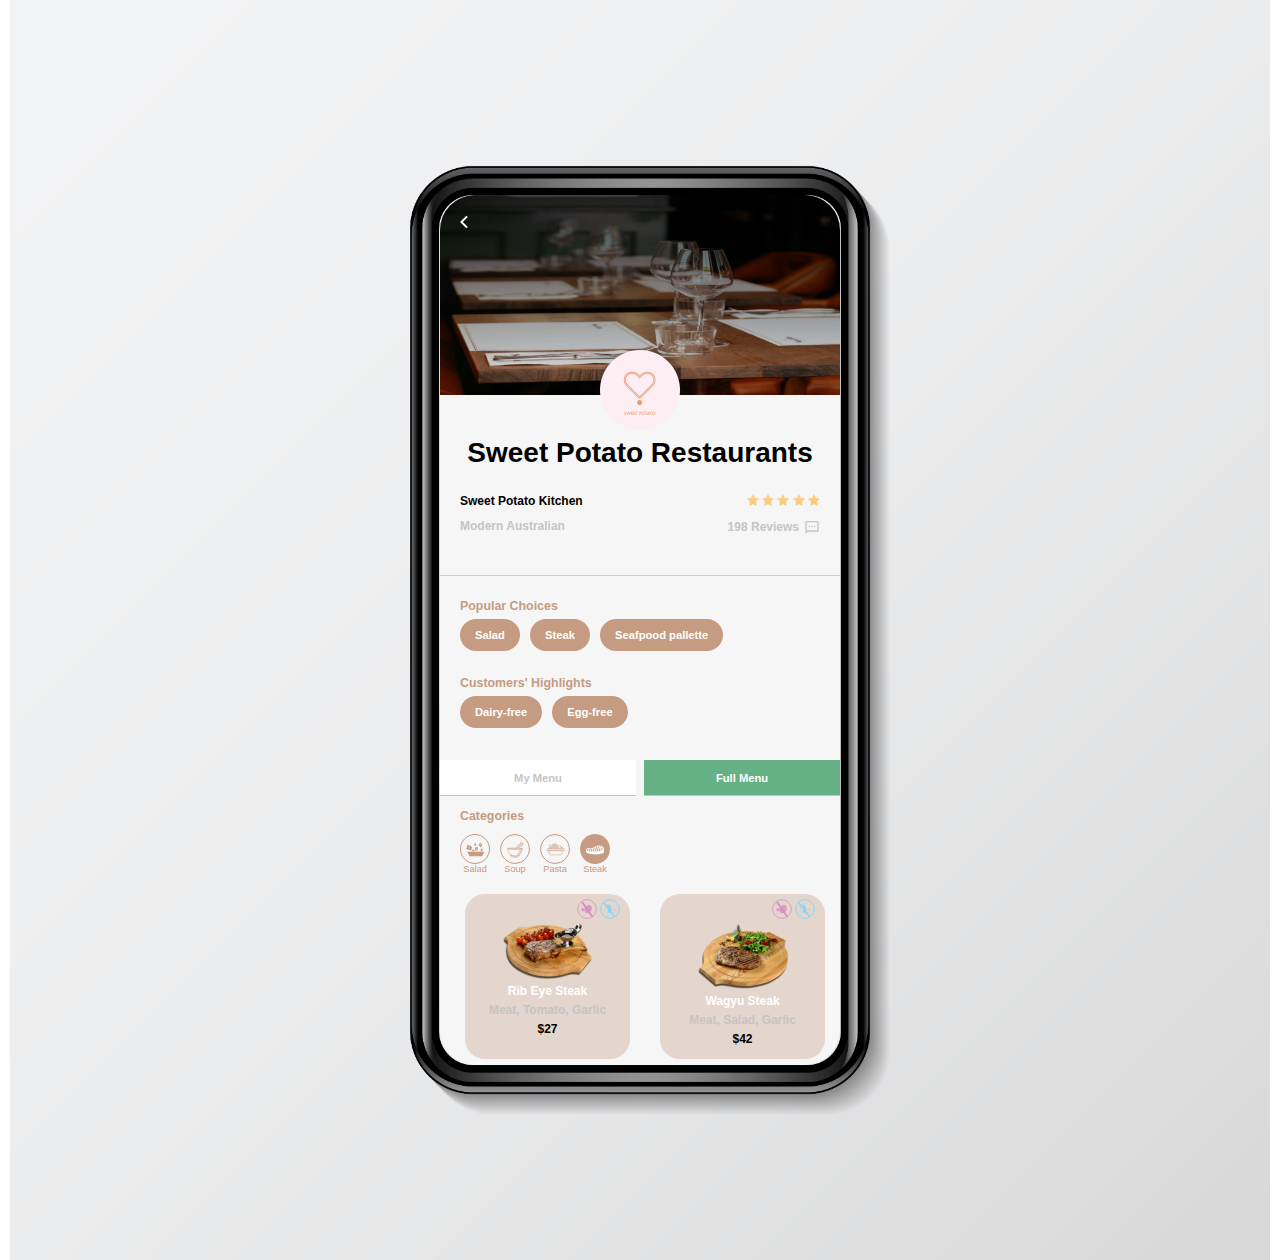
<file: foodbest/pages/restaurants5.html>
<!DOCTYPE html>
<html lang="en" dir="ltr">
    <head>
        <meta charset="utf-8">
        <title>Food Best</title>
        <link rel="stylesheet" href="../stylesheets/master.css">
    </head>
    <body>
        <div class="mockup-container">
            <img class="mockup" src="../assets/phone-mockup.jpg" alt="">
            <div class="container">
                <div class="home-top resto-top">
                    <img class="resto-bg" src="../assets/sweet-potato.png" alt=""/>
                    <img class="resto-bg" src="../assets/super-good-bg.png" alt=""/>
                    <img class="resto-icon" src="../assets/sweet-potato-icon.png" alt="">
                    <a href="./restaurants2.html"><img class="back-arrow" src="../assets/white-back-arrow.svg" alt="" /></a>
                </div>
                <div class="restaurant-details">
                    <div class="resto-title-container">
                        <h2>Sweet Potato Restaurants</h2>
                    </div>
                    <div class="resto-details-container">
                        <div class="details">
                            <span class="resto-name">Sweet Potato Kitchen</span>
                            <span>
                                <img src="../assets/star.svg" alt="">
                                <img src="../assets/star.svg" alt="">
                                <img src="../assets/star.svg" alt="">
                                <img src="../assets/star.svg" alt="">
                                <img src="../assets/star.svg" alt="">
                            </span>
                        </div>
                        <div class="details">
                            <span>Modern Australian</span>
                            <span class="reviews">
                                <span>198 Reviews</span>
                                <img src="../assets/reviews.svg" alt="">
                            </span>
                        </div>
                    </div>
                </div>
                <div class="mg-bt-10">
                    <div class="resto-tags-container">
                        <div>
                            <span class="subtitle">Popular Choices</span>
                            <div class="tags resto-tags ">
                                <div>
                                    Salad
                                </div>
                                <div>
                                    Steak
                                </div>
                                <div>
                                    Seafpood pallette
                                </div>
                            </div>
                        </div>
                        <div class="">
                            <span class="subtitle">Customers' Highlights</span>
                            <div class="tags resto-tags">
                                <div>
                                    Dairy-free
                                </div>
                                <div>
                                    Egg-free
                                </div>
                            </div>
                        </div>
                    </div>
                </div>
                <div>
                    <div class="resto-menu-buttons">
                        <div onclick="window.location.href='./restaurants4.html'">
                            My Menu
                        </div>
                        <div class="menu-selected">
                            Full Menu
                        </div>
                    </div>
                    <div class="food-section">
                        <div class="food-categories">
                            <span class="subtitle">Categories</span>
                            <div class="horizontal-category-list">
                                <div>
                                    <img onclick="window.location.href='./restaurants4.html'" src="../assets/salad-icon.svg" alt="">
                                    <span>Salad</span>
                                </div>
                                <div>
                                    <img src="../assets/soup-icon.svg" alt="">
                                    <span>Soup</span>
                                </div>
                                <div>
                                    <img src="../assets/pasta-icon.svg" alt="">
                                    <span>Pasta</span>
                                </div>
                                <div>
                                    <img src="../assets/steak-selected-icon.svg" alt="">
                                    <span>Steak</span>
                                </div>
                            </div>
                        </div>
                        <div class="resto-food">
                            <div class="horizontal-food-list-menu">
                                <div class="food-block steak-category">
                                    <img style="align-self: flex-end; margin-right: 10px; margin-top: 5px;" src="../assets/allergens.svg" alt="">
                                    <img class="food-img small-height-img" src="../assets/rib-eye-steak.png" alt="">
                                    <span class="food-name">Rib Eye Steak</span>
                                    <span class="food-content">Meat, Tomato, Garlic</span>
                                    <span class="food-price">$27</span>
                                </div>
                                <div onclick="window.location.href='./restaurants6.html'" class="food-block steak-category">
                                    <img style="align-self: flex-end; margin-right: 10px; margin-top: 5px;" src="../assets/allergens.svg" alt="">
                                    <img class="food-img small-height-img" src="../assets/wagyu-steak.png" alt="">
                                    <span class="food-name">Wagyu Steak</span>
                                    <span class="food-content">Meat, Salad, Garlic</span>
                                    <span class="food-price">$42</span>
                                </div>
                            </div>
                        </div>
                    </div>
                </div>
            </div>
        </div>
    </body>
</html>
</file>
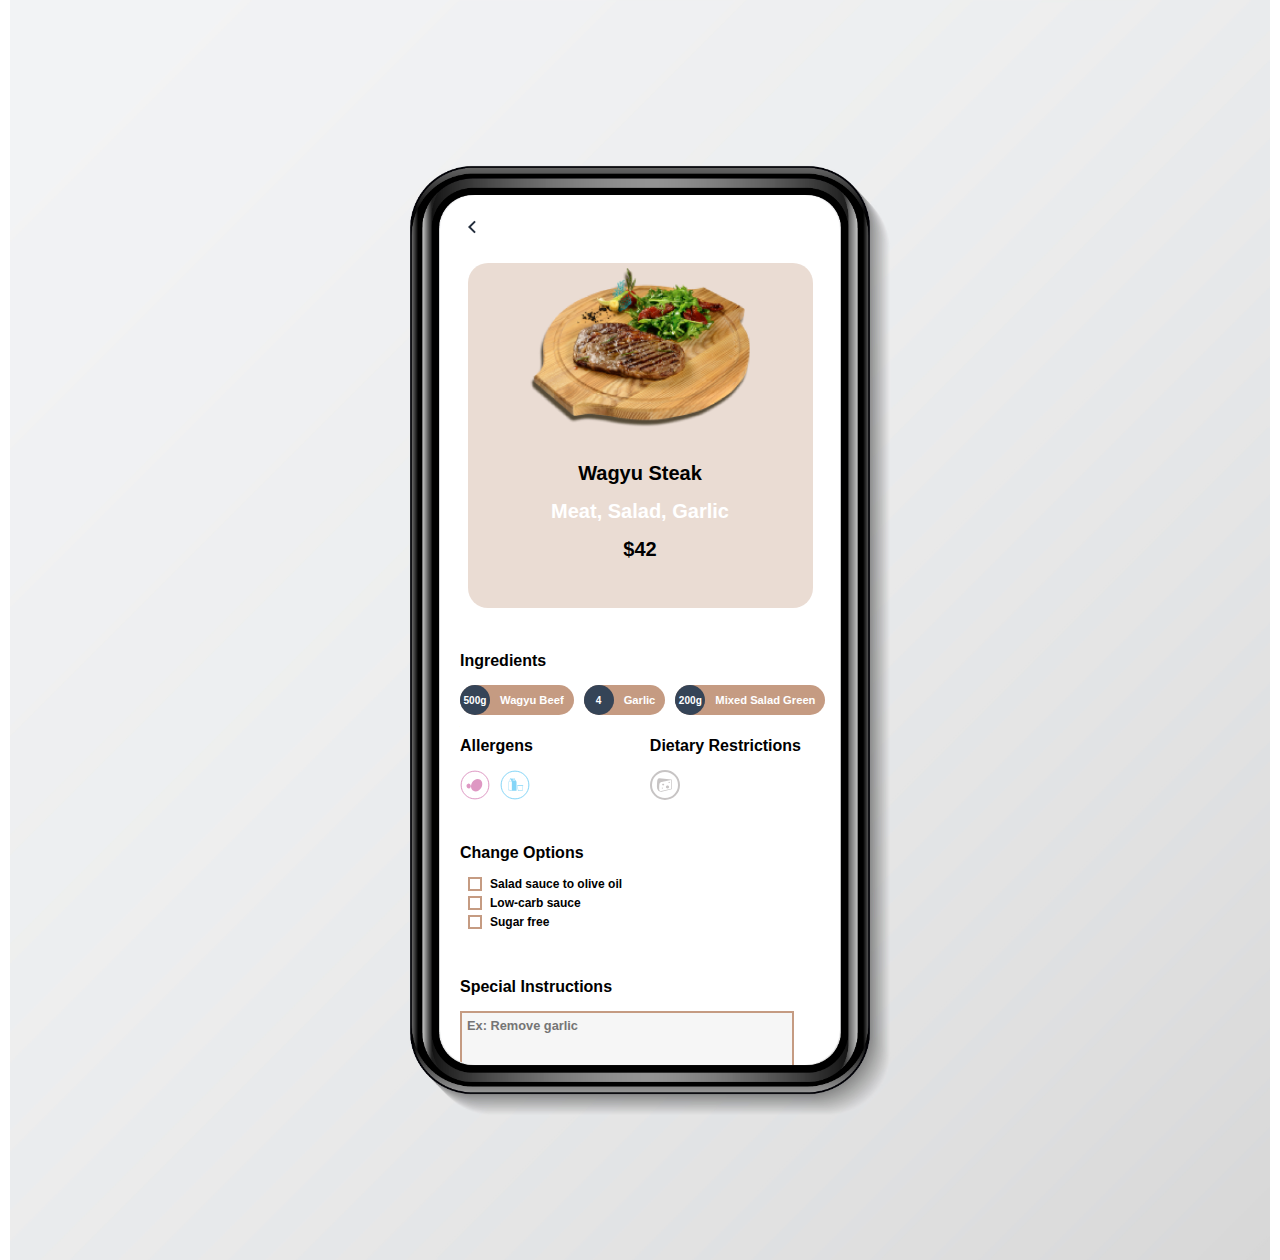
<file: foodbest/pages/restaurants6.html>
<!DOCTYPE html>
<html lang="en" dir="ltr">
    <head>
        <meta charset="utf-8">
        <title>Food Best</title>
        <link rel="stylesheet" href="../stylesheets/master.css">
    </head>
    <body>
        <div class="mockup-container">
            <img class="mockup" src="../assets/phone-mockup.jpg" alt="">
            <div class="container" style="background-color: #fff">
                <div class="home-top modal-back">
                    <a href="./restaurants5.html"><img class="back-arrow" src="../assets/back-arrow.svg" alt="" /></a>
                </div>
                <div class="hero-container">
                    <div class="hero-img-container food-block steak-category">
                        <img class="food-img hero-img small-height-img" src="../assets/wagyu-steak.png" alt="">
                        <span class="food-name">Wagyu Steak</span>
                        <span class="food-content">Meat, Salad, Garlic</span>
                        <span class="food-price">$42</span>
                    </div>
                </div>
                <div>
                    <div class="resto-tags-container">
                        <div>
                            <h4 class="subtitle-2">Ingredients</h4>
                            <div class="tags resto-tags no-pd ">
                                <div>
                                    <div class="circle bg-menu-circle">
                                        500g
                                    </div>
                                    <span>Wagyu Beef</span>
                                </div>
                                <div>
                                    <div class="circle bg-menu-circle">
                                        4
                                    </div>
                                    <span>Garlic</span>
                                </div>
                                <div>
                                    <div class="circle bg-menu-circle">
                                        200g
                                    </div>
                                    <span>Mixed Salad Green</span>
                                </div>
                            </div>
                        </div>
                        <div class="allergens-dr">
                            <div class="food-categories">
                                <h4 class="subtitle-2">Allergens</h4>
                                <div class="horizontal-category-list">
                                    <div>
                                        <img src="../assets/allergen-1.svg" alt="">
                                    </div>
                                    <div>
                                        <img src="../assets/allergen-2.svg" alt="">
                                    </div>
                                </div>
                            </div>
                            <div class="food-categories">
                                <h4 class="subtitle-2">Dietary Restrictions</h4>
                                <div class="horizontal-category-list">
                                    <div>
                                        <img src="../assets/dr-icon.svg" alt="">
                                    </div>
                                </div>
                            </div>
                        </div>

                    </div>
                </div>
                <div class="options">
                    <h4 class="subtitle-2">Change Options</h4>
                    <div class="">
                        <input type="checkbox" name="olive" value="olive oil">
                        <label for="olive">Salad sauce to olive oil</label>
                    </div>
                    <div class="">
                        <input type="checkbox" name="low-carb" value="Low-carb">
                        <label for="low-carb">Low-carb sauce</label>
                    </div>
                    <div class="">
                        <input type="checkbox" name="sugar-free" value="Sugar-free">
                        <label for="sugar-free">Sugar free</label>
                    </div>

                </div>
                <div class="special">
                    <h4 class="subtitle-2">Special Instructions</h4>
                    <textarea placeholder="Ex: Remove garlic" name="special" rows="8" cols="41"></textarea>

                </div>
                <div class="addToCart">
                    <div class="add-options">
                        <div class="circle cart-btn subtract-container">
                            <span class="subtract">-</span>
                        </div>
                        <span>1</span>
                        <div class=" circle cart-btn">
                            +
                        </div>
                    </div>

                    <div class="add-to-cart-btn">
                        Add to Cart
                    </div>

                    <div class="add-to-cart-btn">
                        <a href="./buy.html">Buy now</a>
                    </div>

                </div>
            </div>
        </div>
    </body>
</html>
</file>
<file: foodbest/stylesheets/master.css>
* {
	margin: 0;
	padding: 0;
	border: 0;
	vertical-align: baseline;
}

body {
    display: flex;
    justify-content: center;
}

.container {
	top: 195px;
	position: absolute;
	border-radius: 35px;
    background-color: #F6F6F6;
    border-width: 1px;
	z-index: 0;
    display: flex;
    flex-flow: column nowrap;
    align-items: center;
    width: 400px;
    font-family: sans-serif;
	height: 870px;
	overflow: auto;
}

.clickable:active {
	background-color: rgb(196, 154, 129, 0.15);
}

.page-section {
    display: flex;
    flex-flow: column nowrap;
}

.page-section > h2, .page-section > h4 {
    margin-left: 20px;
}

.chef-container {
    display: flex;
    flex-flow: column nowrap;
    flex: 0 1 100%;
    margin: 0px !important;
}

.get-started {
    display: flex;
    justify-content: center;
    align-items: center;
    height: 150px;
    width: 100%;
    border-top-left-radius: 50px;
    border-top-right-radius: 50px;
    background-color: #232D3C;
    z-index: 1;
}

.main-top,
.home-top {
    width: 100%;
}

.home-top {
    position: relative;
}

.home-image {
    left: 80px;
	width: 90%;
}


.home-image,
.resto-bg {
	position: absolute;
    height: 125px;
}

.resto-bg {
	width: 100%;
	z-index: -1;
	right: 0px;
	height: 200px;
}

.resto-top {
	padding-bottom: 150px !important;
}

.resto-icon {
	position: absolute;
	height: 80px;
	width: 80px;
	top: 155px;
	left: 160px;;
}

.chef-svg {
    z-index: 0;
    position: relative;
    top: 20px;
    width: 100%;
}

.welcome-text {
    position: relative;
    left: 50px;
}

.container > div {
    width: 100%;
    margin-bottom: 44px;
}

.get-started > a {
    display: flex;
    justify-content: center;
    align-items: center;
    font-size: 1em;
    color: #fff;

    background-color: #50A675;
}

a {
    color: #000;
    text-decoration: none;
}

a:hover {
    color:#fff;
    text-decoration:none;
}

.search,
.get-started > a {
    width: 200px;
    height: 50px;
    border-radius: 50px;
}

.search {
    display: flex;
    align-items: center;
    justify-content: flex-start;
    position: relative;
    background-color: #fff;
    margin-top: 10px;
    margin-left: 20px;
    color: #C7C4C4;
    font-size: 0.7500em;
	cursor: pointer;
}

.search span {
    margin-left: 15px;
}

.restaurant-search > div,
.search:first-child {
    margin-top: 30px !important;
}

.search:last-child {
    width: 300px;
}

.categories {
    display: flex;
    flex-flow: row wrap;
    justify-content: space-around;
    margin-top: 25px;
}

.categories > div > div:last-child {
    display: flex;
    flex-flow: column nowrap;
    align-items: center;
    margin-top: 5px;
    font-size: 0.7500em;
    color: #C7C4C4;
}

.categories > div > div:first-child {
    border-radius: 100%;
    width: 64px;
    height: 64px;
    background-color: #C59B82;
    display: flex;
    justify-content: center;
    align-items: center;
}

.type {
	padding-left: 20px;
	padding-right: 20px;

	display: flex;
	justify-content: space-around;
}

.type > div {
	height: 109px;
	width: 155px;
	background-color: #fff;
	border-radius: 20px;
}

.type div > img {
	border-top-left-radius: 20px;
	border-top-right-radius: 20px;
	height: 70%;
	width: 100%;
}

.type div > div {
	font-size: 0.75em;
	height: 20%;
	display: flex;
	justify-content: center;
	align-items: center;
}

.nav {
	display: flex;
	justify-content: space-around;
	align-items: center;
	height: 90px;
	background-color: #fff;
	margin-bottom: 0px !important;
	border-bottom-left-radius: 35px;
	border-bottom-right-radius: 35px;
	position: sticky;
}

.nav > div {
	display: flex;
	justify-content: center;
	align-items: center;
	cursor: pointer;
	height: 100%;
}

.tags,
.horizontal-list,
.horizontal-list-big {
	display: flex;
	justify-content: space-around;
	align-items: center;
}

.horizontal-list > div > img {
	border-radius: 20px;
	height: 100%;
	width: 100%;
}

.horizontal-list > div {
	height: 75px;
	width: 100px;
	border-radius: 20px;
}

.title-content-spacing {
	margin-bottom: 25px;
}

.back-arrow {
	display: inline;
	margin-top: 20px;
	margin-left: 20px;
}

.cursor-link {
	cursor: pointer;
}

.restaurant-search {
	display: flex;
}

.restaurant-search > div:first-child,
.restaurant-search > div:last-child {
	height: 50px;
	background-color: #fff;
	border-radius: 50px;
	margin-left: 20px;
}

.restaurant-search > div:first-child {
	width: 200px;
}

.restaurant-search > div:last-child {
	width: 125px;
}

.circle {
	margin-left: 10px !important;
	height: 30px;
	width: 30px;
	border-radius: 100%;
	background-color: #C59B82;
}

.reduced-spacing {
	margin-bottom: 15px !important;
}

.filter {
	color: #C59B82;
}

.tags {
	margin-top: 5px !important;
	color: #fff;
	font-size: 0.6250em;
	border-bottom-style: solid;
	border-bottom-width: 1px;
	border-bottom-color: #C7C4C4;
	padding-bottom: 44px;
	margin-bottom: 0px !important;
}

.tags > div {
	display: flex;
	padding: 10px 15px;
	justify-content: center;
	align-items: center;
	min-width: 30px;
	border-radius: 30px;
	background-color: #C59B82;
}

.vertical-list {
	display: flex;
	flex-flow: column nowrap;
	justify-content: center;
	align-items: center;
}

.vertical-list > div {
	border-radius: 20px;
	margin-top: 20px;
	width: 375px;
	height: 100px;
	background-color: #fff;
	cursor: pointer;
}

.vertical-list .inner-container {
	height: 100%;
	display: flex;
	align-items: center;
}

.vertical-list .inner-container > div {
	margin-left: 20px;
}

.content {
	display: flex;
	flex-flow: column nowrap;
	justify-content: space-around;
	height: 80%;
	flex-basis: 100%;
}
.resto-img {
	display: flex;
	justify-content: center;
	align-items: center;
}

.resto-img > img{
	width: 100px;
	height: 80px;
	border-radius: 20px;
}

.header-with-title {
	padding-right: 20px;
	display: flex;
	justify-content: space-between;
}

.resto-details {
	font-size: 0.75em;
	height: 60%;
	display: flex;
	flex-flow: column nowrap;
	justify-content: space-around;
}

.resto-details > div {
	display: flex;
	align-items: center;
}

.resto-details > div:first-child {
	margin-left: 2.5px;
}

.resto-details > div > span {
	padding-left: 5px;
	color: #C7C4C4;
}

.resto-details > div:first-child > span {
	margin-left: 2px;
}

#showAll {
	background-color: #C59B82;
}

#showAll > .circle {
	background-color: #fff;
}

#showAll > .filter {
	color: #fff;
}

.mg-bt-20 {
	margin-bottom: 10px !important;
}

.horizontal-list-big {
	justify-content: flex-start;
	margin-left: 20px;
	min-height: 180px;
	padding-top: 10px;
}

.lg-restaurant-solo {
	height: 100%;
	width: 180px;
}

.lg-restaurant-container {
	display: flex;
	flex-flow: column nowrap;

	height: 100%;
	width: 180px;
	margin-right: 15px;
}

.lg-restaurant-solo > img {
	border-radius: 20px;
	width: 180px;
	height: 120px;
}

.lg-rating-container {
	margin-top: 5px;
	display: flex;
	flex-flow: row nowrap;
	justify-content: center;
	font-size: 0.75em;
	color: #C7C4C4;
	width: 100%;
}

.centered-details-container {
	display: flex;
	flex-flow: column nowrap;
	justify-content: space-around;
	align-items: center;
	margin-top: 10px;
}

.resto-title-container {
	text-align: center;
	padding-top: 10px;
}

.details {
	display: flex;
	justify-content: space-between;

}

.details > span {
	margin-top: 10px;
}


.resto-details-container {
	display: flex;
	flex-flow: column nowrap;
	justify-content: center;
	width: 90%;
	font-size: 0.75em;
	font-weight: bold;
	color: #C7C4C4;
	padding-top: 15px;
}

.resto-title-container > h2 {
	font-size: 1.75em;
}

.restaurant-details {
	display: flex;
	flex-flow: column nowrap;
	justify-content: center;
	align-items: center;
	border-bottom-style: solid;
	border-bottom-width: 0.5px;
	border-bottom-color: rgb(197, 155, 130, 0.5);
	margin-bottom: 20px !important;
	padding-bottom: 40px;
}

.reviews {
	display: flex;
	justify-content: center;
	align-items: center;
}

.reviews > span {
	margin-right: 5px;
}

.resto-name {
	color: black;
}

.resto-tags {
	padding-bottom: 22px;
	border-style: none;
	justify-content: flex-start;
	font-size: 0.7em;
	font-weight: bold;
}

.subtitle,
.resto-tags > div {
	margin-left: 10px;
}

.resto-tags-container {
	margin-left: 10px;
}

.subtitle {
	color: #C59B82;
	font-weight: bold;
	font-size: 0.775em;
}

.mg-bt-10 {
	margin-bottom: 10px !important;
}

.resto-menu-buttons {
	display: flex;
	flex-flow: row nowrap;
	justify-content: space-between;
}

.resto-menu-buttons > div {
	cursor: pointer;
	width: 49%;
	height: 35px;
	background-color: #fff;
	display: flex;
	justify-content: center;
	align-items: center;
	color: #C7C4C4;
	font-size: 0.7em;
	font-weight: bold;
	border-bottom-style: solid;
	border-bottom-width: 1px;
	border-bottom-color: #C7C4C4;
}

.menu-selected {
	background: #65B085 !important;
	color:white !important;
}

.food-section {
	margin-left: 10px;
	margin-top: 10px;
}

.horizontal-category-list {
	display: flex;
	margin-top: 10px;
	margin-left: 10px;
}

.horizontal-category-list > div {
	margin-right: 10px;
	display: flex;
	font-size: 0.575em;
	align-items: center;
	flex-flow: column nowrap;
	color: #C59B82;
	cursor: pointer;
}

.resto-food {
	margin-top: 20px;
}

.horizontal-food-list-menu {
	display: flex;
	justify-content: space-around;
}

.horizontal-food-list-menu > div {
	height: 165px;
	width: 165px;
	border-radius: 20px;
	background-color:white;
}

.food-img {
	max-height: 90px;
	max-width: 90px;
	margin-top: 5px;
}

.food-block {
	display: flex;
	flex-flow: column nowrap;
	align-items: center;
	cursor: pointer;
}

.food-content {
	color: #C7C4C4;
}

.food-block > span {
	font-weight: bold;
	font-size: 0.75em;
	margin-top: 5px;
}

.steak-category {
	background-color: rgb(196, 154, 129, 0.35) !important;
}

.steak-category > span:nth-child(3) {
	color: white !important;
}

.small-height-img {
	margin-top: 5px;
}

.hero-img {
	max-width: 220px;
	max-height: 180px;
}

.hero-img-container {
	border-radius: 20px;
	height: 345px;
	width: 345px;
	cursor: default;
}

.hero-container {
	display: flex;
	justify-content: center;
	margin-top: 20px;
}

.hero-img-container > span {
	font-size: 1.25em;
	margin-top: 15px;
}

.hero-img {
	margin-bottom: 20px;
}

.bg-menu-circle {
	background-color: #354457;
	margin-left: 0px !important;
	margin-right: 10px;
	display: flex;
	justify-content: center;
	align-items: center;
	font-size: 0.9em;
}

.no-pd > div {
	padding: 0px;
	justify-content: space-between !important;
}

.no-pd span {
	margin-right: 10px;
}

.subtitle-2 {
	margin-left: 10px;
	margin-bottom: 15px;
}

.allergens-dr {
	display: flex;
	justify-content:space-between;
	padding-right: 10%;
}

.special > h4,
.options > h4 {
	margin-left: 20px;
}

.options > div {
	display: flex;
	align-items: center;
	font-size: 0.75em;
	font-weight: 600;
	margin-left: 30px;
	margin-bottom: 5px;
}

.options label {
	margin-left: 10px;
}

.options input {
	width: 10px !important;
	height: 10px !important;
	-webkit-appearance: none;
	-moz-appearance: none;
	-o-appearance: none;
	outline: 2px solid #C59B82 !important;
	box-shadow: none;
  	font-size: 2em;
}

input[type='checkbox']:checked {
	background-color: #C59B82;
}

input[type='checkbox']:checked:after {
	content: '\2713';
	color: #fff;
	position: absolute;
	line-height: 0.7rem;
	font-size:0.8rem;
	padding-left: 0.1rem;
}

.special > textarea {
	margin-left: 20px;
	border-style: solid;
	border-width: 2px;
	border-color: #C59B82;
	resize: none;
	font-family: sans-serif;
	padding: 5px;
	background-color: #F6F6F6;
	font-size: 0.8rem;
}

textarea::placeholder {
	font-size: 0.8rem;
	font-weight: bold;
}

.addToCart {
	font-weight: bold;
	font-size: 1em;
	display: flex;
	justify-content: space-around;
	align-items: center;
}

.cart-btn {
	display: flex;
	justify-content: center;
	align-items: center;
	position: relative;
	margin-left: 0px !important;
	color: #fff;
}

.subtract {
	font-size: 1.5em;
	position: absolute;
	top: -1px;
}

.add-options {
	width: 40%;
	display: flex;
	justify-content: space-around;
	align-items: center;

}

.add-to-cart-btn {
	display:flex;
	align-items: center;
	justify-content: center;
	width: 95px;
	height: 35px;
	border-radius: 30px;
	background-color: #C59B82;
	color: #fff;
	font-size: 0.75em;
}

.modal-back {
	margin-bottom: 0px !important;
}

.down-arrow {
	margin-left: 0px;
	transform: rotate(-90deg);
}

.subtract-container {
	background-color: #C7C4C4;
}

.mockup-container {
	display:flex;
	justify-content: center;
	position: relative;
}

.mockup {
	width: 1260px;
	position: absolute;
	overflow: hidden;
}

.container {
    -ms-overflow-style: none;  /* Internet Explorer 10+ */
    scrollbar-width: none;  /* Firefox */
}
.container::-webkit-scrollbar {
    display: none;  /* Safari and Chrome */
}
.completed {
	display: flex;
    justify-content: center;
    margin-top: 150px;
    flex-direction: column;
    align-items: center;
}
.completed-text {
	margin-top: 30px;
}
.completed-back {
	display: flex;
    align-items: center;
    justify-content: center;
	width: 145px;
    height: 45px;
	border-radius: 30px;
	background-color: #C59B82;
	color: #fff;
	font-size: 0.75em;
	margin-top: 80px;
}
.completed-back a {
	color: white !important;
}
</file>
<file: foodbest/stylesheets/community.css>
.banner {
    background-color: #fff;
    height: 105px;
}

.column-container,
.banner {
    display: flex;
    flex-flow: column nowrap;
}

.input-share {
    display: flex;
    align-items: center;
    font-size: 0.6250em;
    padding-left: 25px;
    color: #C7C4C4;
    width: 250px;
    height: 50px;
    background-color: #F6F6F6;
}

.btn {
    display: flex;
    justify-content: center;
    align-items: center;
    font-size: 0.675em;
    width: 65px;
    height: 25px;
    border-radius: 50px;
    background-color: #C7C4C4;
    cursor: pointer;
}

.btn-green {
    background-color: #50A675;
    color: white;
}

.justify-center {
    justify-content: center;
}

.justify-start {
    justify-content: flex-start;
}

.no-padding {
    padding: 0px;
}

.align-items-center {
    align-items: center;
}

.align-flex-end {
    align-self: flex-end;
}

.space-between {
    justify-content: space-between;
}

.space-around {
    justify-content: space-around;
}

.row-container {
    display: flex;
}

.vertical-center {
    align-self: center;
}

.mg-left-xs {
    margin-left: 5px;
}

.mg-left-sm {
    margin-left: 10px;
}

.mg-left-standard {
    margin-left: 20px;
}

.mg-left-lg {
    margin-left: 30px;
}

.mg-top-sm {
    margin-top: 10px;
}

.mg-top-md {
    margin-top: 20px;
}

.mg-top-lg {
    margin-top: 30px;
}

.mg-bt-sm {
    margin-bottom: 10px !important;
}

.mg-bt-md {
    margin-bottom: 20px;
}

.mg-bt-lg {
    margin-bottom: 30px;
}

.mg-right-standard {
    margin-right: 20px;
}

.pd-left-standard {
    padding-left: 20px;
}

.pd-right-standard {
    padding-right: 20px;
}

.icon-group img{
    margin-left: 5px;
}

.icon-group img:first-child {
    margin-left: 0px;
}

.community-post {
    background-color: #fff;
    padding-bottom: 10px;
}

.nav {
    width: 400px !important;
    bottom: 0px;
}

.tab {
    display: flex;
    justify-content: center;
    align-items: center;
    min-width: 50px;
    height: 20px;
    font-size: 0.575em;
    background-color: #F6F6F6;
}

.tab-selected {
    background-color: #354457;
    color: #fff;
}

.community-post-left,
.community-post-left img {
    width: 50px;
    height: 80px;
}

.community-post-profile-name {
    font-size: 0.725em;
}

.post-time {
    font-size: 0.575em;
}

.post-time {
    color: #C7C4C4;
}

#communities,
#communities img {
    width: 356px;
    height: 130px;
}

.post-comment {
    font-size: 0.675em;
}

.post-img,
.post-img img{
    max-width: 255px;
    max-height: 120px;
}

.scrollable-reviews {
    overflow-y: auto;
    height: 270px;
}

.post-area {
  height: 300px;
  padding: 6px;
  overflow: scroll;
}

[contenteditable][placeholder]:empty:before {
  content: attr(placeholder);
  position: absolute;
  color: gray;
  background-color: transparent;
}

.font-size-sm {
    font-size: 0.65em;
}

.font-color-gray {
    color: #C7C4C4;
}

#anon-tick {
    width: 120px;
}

#anon-tick input{
    outline: 2px solid #C4C4C4 !important;
    background-color: #C4C4C4;
    cursor: pointer;
}

#anon-tick input[type='checkbox']:checked{
    background-color: #50A675;
}

input[type='checkbox']:checked:after {
	display:none;
}

.community-post-left-you,
.community-post-left-you img {
    width: 50px;
    height: 50px;
}

#profile-avatar {
    width: 100px;
    height: 100px;
}

.font-color-brown {
    color: #C59B82;
}

#dietary-pref,
#dietary-pref img {
    width: 230px;
    height: 62px;
}

.custom-divider {
    width: 90% !important;
    border-bottom-style: solid;
    border-bottom-width: 1px;
    border-bottom-color: #C59B82;
    margin-bottom: 20px !important;
}

.menu-group {
    width: 380px;
}
</file>
